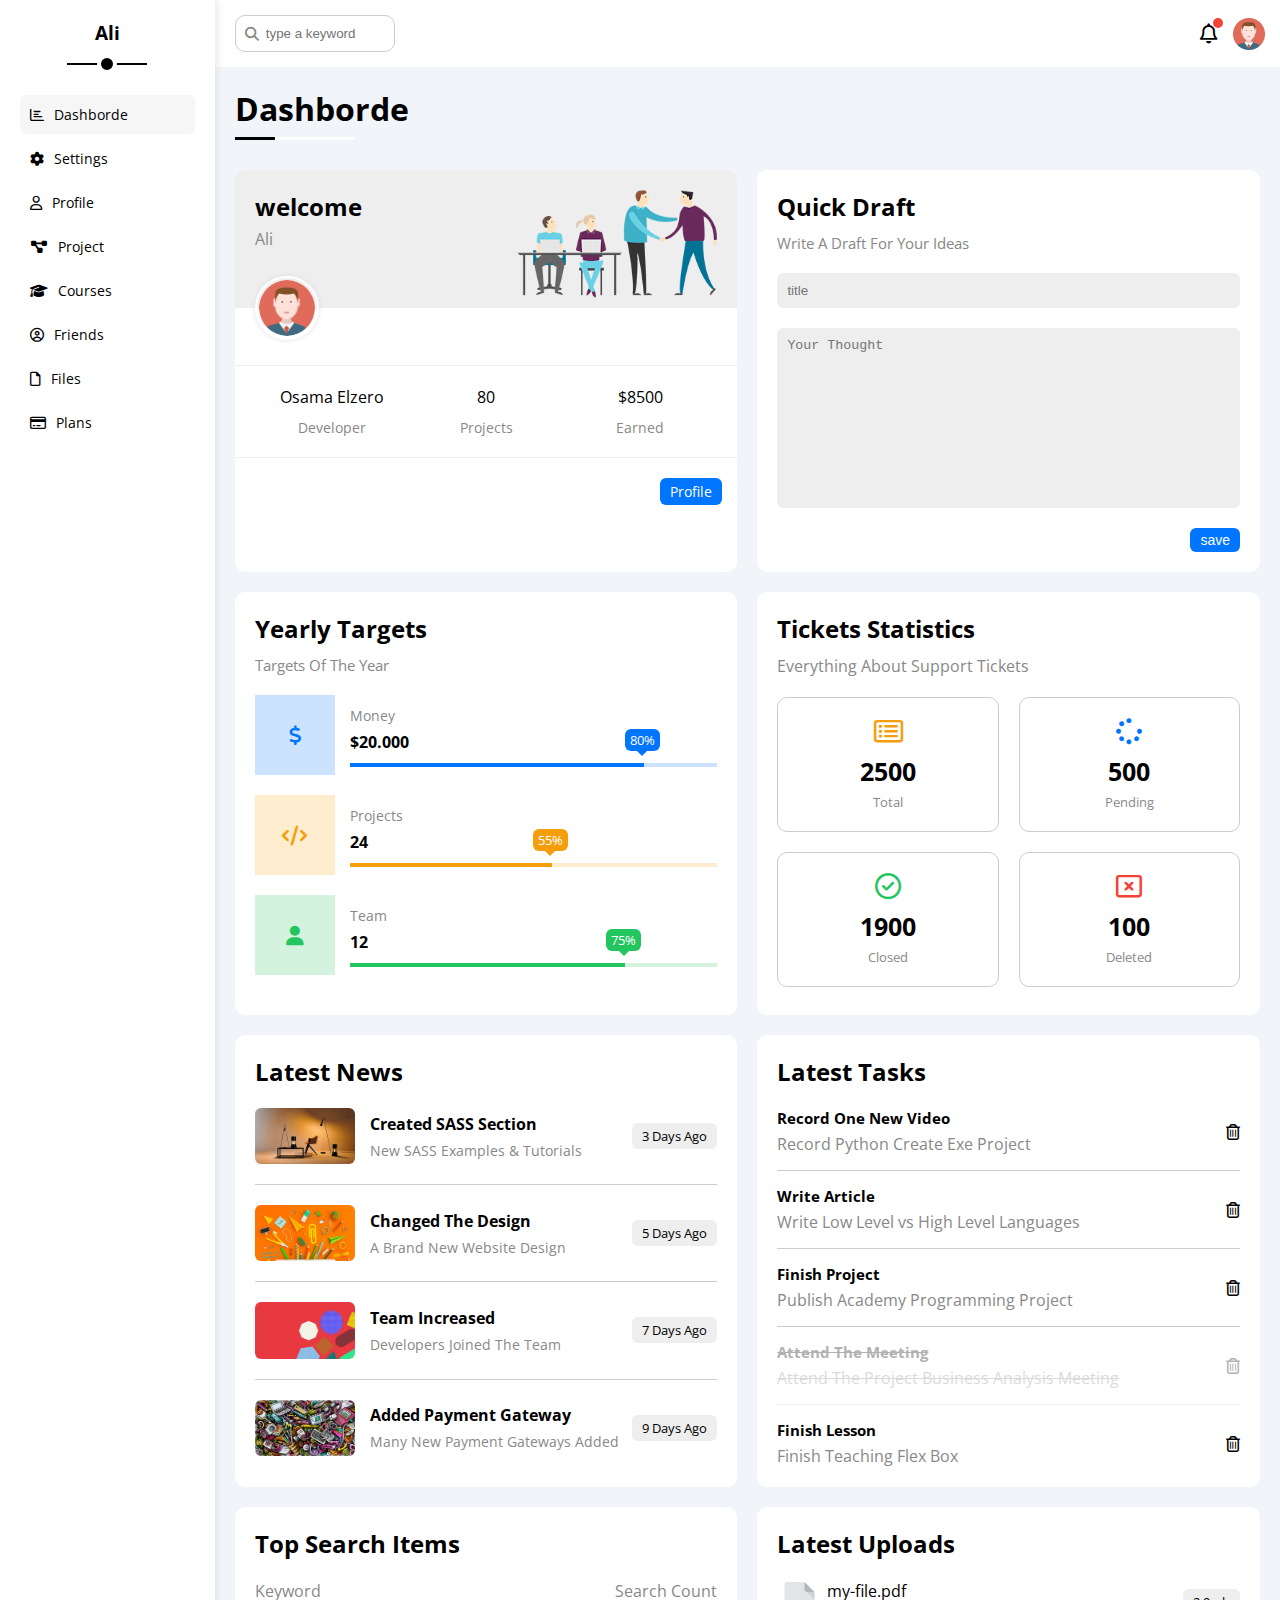
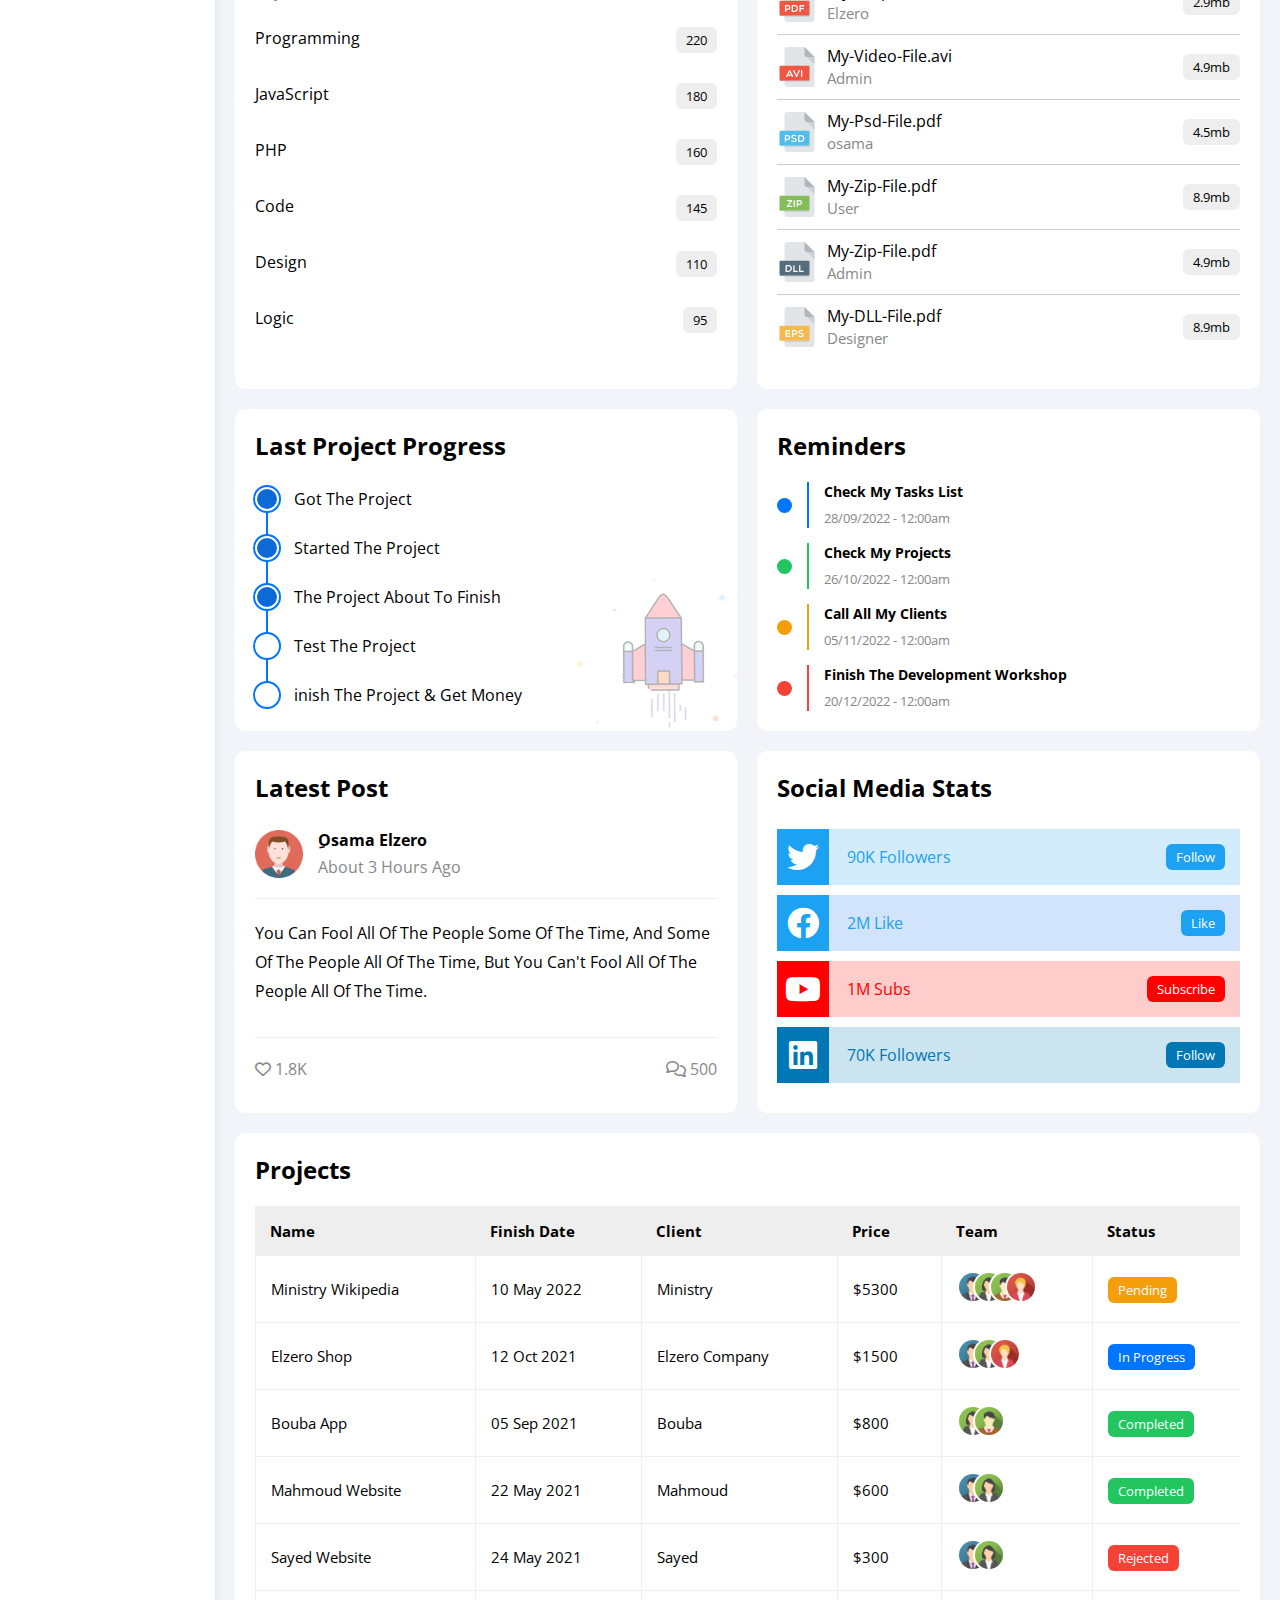
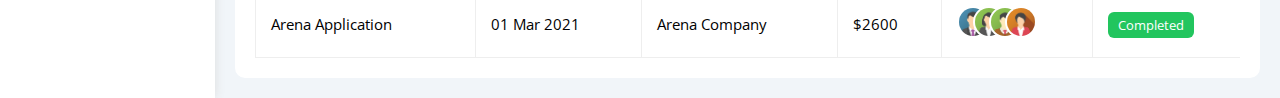
<file: index.html>
<!DOCTYPE html>
<html lang="en">
<head>
    <meta charset="UTF-8">
    <meta name="viewport" content="width=device-width, initial-scale=1.0">
    <title>Dashborde</title>
    <link rel="stylesheet" href="css/all.min.css">
    <link rel="stylesheet" href="css/framework.css">
    <link rel="stylesheet" href="css/master.css">
    <link rel="preconnect" href="https://fonts.googleapis.com">
    <link rel="preconnect" href="https://fonts.gstatic.com" crossorigin>
    <link href="https://fonts.googleapis.com/css2?family=Cairo:wght@400;700&family=Open+Sans:wght@400;700&display=swap" rel="stylesheet">
</head>
<body>
    <div class="page d-flex">
        <div class="sidebar bg-white p-20 p-relative">
            <h3 class="p-relative txt-c mt-0">Ali</h3>
            <ul>
                <li>
                    <a class="active d-flex ai-center fs-14 c-black rad-6 p-10" href="index.html">
                    <i class="fa-regular fa-chart-bar"></i>
                    <span>Dashborde</span></a>
                </li>
                <li>
                    <a class=" d-flex ai-center fs-14 c-black rad-6 p-10" href="Settings.html">
                    <i class="fa-solid fa-gear"></i>
                    <span>Settings</span></a>
                </li>
                <li>
                    <a class=" d-flex ai-center fs-14 c-black rad-6 p-10" href="Profile.html">
                    <i class="fa-regular fa-user "></i>
                    <span>Profile</span></a>
                </li>
                <li>
                    <a class=" d-flex ai-center fs-14 c-black rad-6 p-10" href="Project.html">
                    <i class="fa-solid fa-diagram-project fa-fw"></i>
                    <span>Project</span></a>
                </li>
                <li>
                    <a class=" d-flex ai-center fs-14 c-black rad-6 p-10" href="Courses.html">
                    <i class="fa-solid fa-graduation-cap"></i>
                    <span>Courses</span></a>
                </li>
                <li>
                    <a class=" d-flex ai-center fs-14 c-black rad-6 p-10" href="Friends.html">
                    <i class="fa-regular fa-circle-user"></i>
                    <span>Friends</span></a>
                </li>
                <li>
                    <a class=" d-flex ai-center fs-14 c-black rad-6 p-10" href="Files.html">
                    <i class="fa-regular fa-file"></i>
                    <span>Files</span></a>
                </li>
                <li>
                    <a class=" d-flex ai-center fs-14 c-black rad-6 p-10" href="Plans.html">
                    <i class="fa-regular fa-credit-card"></i>
                    <span>Plans</span></a>
                </li>
            </ul>
        </div>
        <div class="content w-full">
            <!-- start head -->
            <div class="head bg-white p-15 between-flex">
                <div class="search p-relative">
                    <input class="p-10" type="search" placeholder="type a keyword">
                </div>
                <div class="icons d-flex ai-center">
                    <span class="notification p-relative"><i class="fa-regular fa-bell fa-lg"></i></span>
                    <img src="img/avatar (1).png" alt="">
                </div>
            </div>
            <!-- end head -->
            <h1 class="p-relative">Dashborde</h1>
            <div class="wrapper d-grid gap-20">
                <!-- start welcome widget -->
                <div class="welcome bg-white rad-10 txt-c-mobile block-mobile">
                    <div class="intro p-20 d-flex space-between bg-eee">
                        <div>
                            <h2 class="m-0">welcome</h2>
                            <p class="c-grey mt-5">Ali</p>
                        </div>
                        <img class="hide-mobile" src="img/welcome.png" alt="">
                    </div>
                    <img src="img/avatar (1).png"  class="avatar">
                    <div class="body txt-c d-flex p-20 mt-20 mb-20 block-mobile">
                        <div>Osama Elzero<span class="d-block c-grey fs-14 mt-10">Developer</span></div>
                        <div>80<span class="d-block c-grey fs-14 mt-10">Projects</span></div>
                        <div>$8500<span class="d-block c-grey fs-14 mt-10">Earned</span></div>
                    </div>
                    <a href="profile.html" class="visit  d-block fs-14  bg-blue c-white w-fit btn-shape">Profile</a>
                </div>
                <!-- end welcome widget -->
                <!-- start Quick draft widget -->
                <div class="quick-draft p-20 bg-white rad-10">
                    <h2 class="mt-0 mb-10">Quick Draft</h2>
                    <p class="mt-0 mb-20 c-grey fs-15">Write A Draft For Your Ideas</p>
                    <form action="">
                        <input class="d-block mb-20 w-full p-10 b-none bg-eee rad-6" type="text" placeholder="title">
                        <textarea class="  d-block mb-20 w-full p-10 b-none bg-eee rad-6" placeholder="Your Thought"></textarea>
                        <input class="save d-block fs-14 bg-blue c-white b-none w-fit btn-shape" type="submit" value="save">
                    </form>
                </div>
                <!-- end Quick draft widget -->
                <!-- start targets widget -->
                 <div class="targets p-20 bg-white rad-10">
                    <h2 class="mt-0 mb-10">Yearly Targets</h2>
                    <p class="mt-0 mb-20 c-grey fs-15">Targets Of The Year</p>
                    <div class="target-row mb-20 blue d-flex ai-center">
                        <div class="icon center-flex">
                            <i class="fa-solid fa-dollar-sign fa-lg c-blue"></i>
                        </div>
                        <div class="details">
                            <span class="fs-14 c-grey">Money</span>
                            <span class="d-block mb-10 mt-5 fw-bold">$20.000</span>
                            <div class="progress p-relative">
                                <span class="bg-blue blue" style="width: 80%"><span class="bg-blue">80%</span></span>
                            </div>
                        </div>
                    </div>
                    <div class="target-row mb-20  d-flex ai-center orange">
                        <div class="icon center-flex">
                            <i class="fa-solid fa-code fa-lg c-orange"></i>
                        </div>
                        <div class="details">
                            <span class="fs-14 c-grey">Projects</span>
                            <span class="d-block mb-10 mt-5 fw-bold">24</span>
                            <div class="progress p-relative">
                                <span class="bg-orange orange" style="width: 55%"><span class="bg-orange">55%</span></span>
                            </div>
                        </div>
                    </div>
                    <div class="target-row mb-20  d-flex ai-center green">
                        <div class="icon center-flex">
                            <i class="fa-solid fa-user fa-lg c-green"></i>
                        </div>
                        <div class="details">
                            <span class="fs-14 c-grey">Team</span>
                            <span class="d-block mb-10 mt-5 fw-bold">12</span>
                            <div class="progress p-relative">
                                <span class="bg-green green" style="width: 75%"><span class="bg-green">75%</span></span>
                            </div>
                        </div>
                    </div>
                 </div>
                <!-- end targets  widget-->
                <!-- start ticket widget -->
                <div class="tickets p-20 bg-white rad-10">
                    <h2 class="mt-0 mb-10 ">Tickets Statistics</h2>
                    <p class="mt-0 mb-20 c-grey">Everything About Support Tickets</p>
                    <div class="d-flex txt-c gap-20 f-wrap">
                        <div class="box p-20 rad-10 fs-13 c-grey">
                            <i class="fa-regular fa-rectangle-list fa-2x mb-10 c-orange"></i>
                            <span class="d-block c-black fw-bold fs-25 mb-5 ">2500</span>
                            Total
                        </div>
                        <div class="box p-20 rad-10 fs-13 c-grey">
                            <i class="fa-solid fa-spinner fa-2x mb-10 c-blue"></i>
                            <span class="d-block c-black fw-bold fs-25 mb-5 ">500</span>
                            Pending
                        </div>
                        <div class="box p-20 rad-10 fs-13 c-grey">
                            <i class="fa-regular fa-circle-check fa-2x mb-10 c-green"></i>
                            <span class="d-block c-black fw-bold fs-25 mb-5 ">1900</span>
                            Closed
                        </div>
                        <div class="box p-20 rad-10 fs-13 c-grey">
                            <i class="fa-regular fa-rectangle-xmark fa-2x mb-10 c-red"></i>
                            <span class="d-block c-black fw-bold fs-25 mb-5 ">100</span>
                            Deleted
                        </div>
                    </div>
                </div>
                <!-- end ticket widget -->
                <!-- start news widget -->
                <div class="latest-news p-20 bg-white rad-10 txt-c-mobile" >
                    <h2 class="mt-0 mb-20">Latest News</h2>
                    <div class="news-row d-flex ai-center">
                        <img src="img/news-01.png" alt="">
                        <div class="info">
                            <h3>Created SASS Section</h3>
                            <p class="m-0 fs-14 c-grey">New SASS Examples & Tutorials</p>
                        </div>
                        <div class="btn-shape bg-eee fs-13 label">3 Days Ago</div>
                    </div>
                    <div class="news-row d-flex ai-center">
                        <img src="img/news-02.png" alt="">
                        <div class="info">
                            <h3>Changed The Design</h3>
                            <p class="m-0 fs-14 c-grey">A Brand New Website Design</p>
                        </div>
                        <div class="btn-shape bg-eee fs-13 label">5 Days Ago</div>
                    </div>
                    <div class="news-row d-flex ai-center">
                        <img src="img/news-03.png" alt="">
                        <div class="info">
                            <h3>Team Increased</h3>
                            <p class="m-0 fs-14 c-grey"> Developers Joined The Team</p>
                        </div>
                        <div class="btn-shape bg-eee fs-13 label">7 Days Ago</div>
                    </div>
                    <div class="news-row d-flex ai-center">
                        <img src="img/news-04.png" alt="">
                        <div class="info">
                            <h3>Added Payment Gateway</h3>
                            <p class="m-0 fs-14 c-grey">Many New Payment Gateways Added</p>
                        </div>
                        <div class="btn-shape bg-eee fs-13 label">9 Days Ago</div>
                    </div>
                </div>
                <!-- end news widget -->
                <!-- start tasks widget -->
                <div class="tasks p-20 bg-white rad-10">
                    <h2 class="mt-0 mb-20">Latest Tasks</h2>
                    <div class="tasks-row d-flex ai-center between-flex">
                        <div class="info">
                            <h3 class="mt-0 mb-5 fs-15">Record One New Video</h3>
                            <p class="m-0 c-grey">Record Python Create Exe Project</p>
                        </div>
                        <i class="fa-regular fa-trash-can delete"></i>
                    </div>
                    <div class="tasks-row d-flex ai-center between-flex">
                        <div class="info">
                            <h3 class="mt-0 mb-5 fs-15">Write Article</h3>
                            <p class="m-0 c-grey">Write Low Level vs High Level Languages</p>
                        </div>
                        <i class="fa-regular fa-trash-can delete"></i>
                    </div>
                    <div class="tasks-row d-flex ai-center between-flex">
                        <div class="info">
                            <h3 class="mt-0 mb-5 fs-15">Finish Project</h3>
                            <p class="m-0 c-grey">Publish Academy Programming Project</p>
                        </div>
                        <i class="fa-regular fa-trash-can delete"></i>
                    </div>
                    <div class="tasks-row d-flex ai-center between-flex done">
                        <div class="info">
                            <h3 class="mt-0 mb-5 fs-15">Attend The Meeting</h3>
                            <p class="m-0 c-grey">Attend The Project Business Analysis Meeting</p>
                        </div>
                        <i class="fa-regular fa-trash-can delete"></i>
                    </div>
                    <div class="tasks-row d-flex ai-center between-flex">
                        <div class="info">
                            <h3 class="mt-0 mb-5 fs-15">Finish Lesson</h3>
                            <p class="m-0 c-grey">Finish Teaching Flex Box</p>
                        </div>
                        <i class="fa-regular fa-trash-can delete"></i>
                    </div>
                </div>
                <!-- end tasks widget -->
                <!-- start search widget -->
                <div class="search-items p-20 bg-white rad-10">
                   <h2 class="mt-0 mb-20">Top Search Items</h2>
                   <div class="Items-head d-flex space-between c-grey mb-10">
                    <div>Keyword</div>
                    <div>Search Count</div>
                   </div>
                   <div class="items d-flex space-between pt-15 pb-15">
                    <span>Programming</span>
                    <span class="bg-eee fs-13 btn-shape">220</span>
                   </div>
                   <div class="items d-flex space-between pt-15 pb-15">
                    <span>JavaScript</span>
                    <span class="bg-eee fs-13 btn-shape">180</span>
                   </div>
                   <div class="items d-flex space-between pt-15 pb-15">
                    <span>PHP</span>
                    <span class="bg-eee fs-13 btn-shape">160</span>
                   </div>
                   <div class="items d-flex space-between pt-15 pb-15">
                    <span>Code</span>
                    <span class="bg-eee fs-13 btn-shape">145</span>
                   </div>
                   <div class="items d-flex space-between pt-15 pb-15">
                    <span>Design</span>
                    <span class="bg-eee fs-13 btn-shape">110</span>
                   </div>
                   <div class="items d-flex space-between pt-15 pb-15">
                    <span>Logic</span>
                    <span class="bg-eee fs-13 btn-shape">95</span>
                   </div>
                </div>
                <!-- end search widget -->
                <!-- start latest uploads -->
                <div class="latest-uploads p-20 bg-white rad-10">
                    <h2 class="mt-0 mb-20">Latest Uploads</h2>
                    <ul class="m-0">
                        <li class="between-flex pb-10 mb-10">
                            <div class="d-flex ai-center">
                                <img class="mr-10" src="img/pdf.svg" alt="">                         
                            <div>
                                <span class="d-block">my-file.pdf</span>
                                <span class="fs-15 c-grey">Elzero</span>
                            </div>
                              </div>
                            <div class="bg-eee btn-shape  fs-13">2.9mb</div>
                        </li>
                        <li class="between-flex pb-10 mb-10">
                            <div class="d-flex ai-center">
                                <img class="mr-10" src="img/avi.svg" alt="">
                                <div>
                                <span class="d-block">My-Video-File.avi</span>
                                <span class="fs-15 c-grey">Admin</span>
                            </div>
                        </div>
                            <div class="bg-eee btn-shape  fs-13">4.9mb</div>
                        </li>
                        <li class="between-flex pb-10 mb-10">
                            <div class="d-flex ai-center">
                                <img class="mr-10" src="img/psd.svg" alt="">
                                <div>
                                <span class="d-block">My-Psd-File.pdf</span>
                                <span class="fs-15 c-grey">osama</span>
                            </div>
                        </div>
                            <div class="bg-eee btn-shape  fs-13">4.5mb</div>
                        </li>
                        <li class="between-flex pb-10 mb-10">
                            <div class="d-flex ai-center">
                                <img class="mr-10" src="img/zip.svg" alt="">
                                <div>
                                <span class="d-block">My-Zip-File.pdf</span>
                                <span class="fs-15 c-grey">User</span>
                            </div>
                        </div>
                            <div class="bg-eee btn-shape  fs-13">8.9mb</div>
                        </li>
                        <li class="between-flex pb-10 mb-10">
                            <div class="d-flex ai-center">
                                <img class="mr-10" src="img/dll.svg" alt="">
                                <div>
                                <span class="d-block">My-Zip-File.pdf</span>
                                <span class="fs-15 c-grey">Admin</span>
                            </div>
                        </div>
                            <div class="bg-eee btn-shape  fs-13">4.9mb</div>
                        </li>
                        <li class="between-flex pb-10 mb-10">
                            <div class="d-flex ai-center">
                                <img class="mr-10" src="img/eps.svg" alt="">
                                <div>
                                <span class="d-block">My-DLL-File.pdf</span>
                                <span class="fs-15 c-grey">Designer</span>
                            </div>
                        </div>
                            <div class="bg-eee btn-shape  fs-13">8.9mb</div>
                        </li>
                    </ul>
                </div>
                <!-- end latest uploads -->
                <!-- start last project progress widget -->
                <div class="last-project p-20 bg-white rad-10 p-relative ">
                    <h2 class="mt-0 mb-20">Last Project Progress</h2>
                    <ul class="m-0 p-relative">
                        <li class="mt-25 d-flex  ai-center done">Got The Project</li>
                        <li class="mt-25 d-flex  ai-center done">Started The Project</li>
                        <li class="mt-25 d-flex  ai-center done">The Project About To Finish</li>
                        <li class="mt-25 d-flex  ai-center current">Test The Project</li>
                        <li class="mt-25 d-flex  ai-center ">inish The Project & Get Money</li>
                    </ul>
                    <img class="launch-icon hide-mobile" src="img/project.png" alt="">
                </div>
                <!-- end last project progress widget -->
                <!-- start Remainders widget -->
                <div class="reminders p-20 bg-white rad-10 p-relative">
                    <h2 class="mt-0 mb-20">Reminders</h2>
                    <ul class="m-0">
                        <li class="d-flex ai-center mt-15">
                            <span class="key bg-blue mr-15 d-block rad-half"></span>
                            <div class="pl-15 blue">
                                <p class="fs-14 fw-bold mt-0 mb-5">Check My Tasks List</p>
                                <span class="fs-13 c-grey">28/09/2022 - 12:00am</span>
                            </div>
                        </li>
                        <li class="d-flex ai-center mt-15">
                            <span class="key bg-green mr-15 d-block rad-half"></span>
                            <div class="pl-15 green">
                                <p class="fs-14 fw-bold mt-0 mb-5">Check My Projects</p>
                                <span class="fs-13 c-grey">26/10/2022 - 12:00am</span>
                            </div>
                        </li>
                        <li class="d-flex ai-center mt-15">
                            <span class="key bg-orange mr-15 d-block rad-half"></span>
                            <div class="pl-15 orange">
                                <p class="fs-14 fw-bold mt-0 mb-5">Call All My Clients</p>
                                <span class="fs-13 c-grey">05/11/2022 - 12:00am</span>
                            </div>
                        </li>
                        <li class="d-flex ai-center mt-15">
                            <span class="key bg-red mr-15 d-block rad-half"></span>
                            <div class="pl-15 red">
                                <p class="fs-14 fw-bold mt-0 mb-5">Finish The Development Workshop</p>
                                <span class="fs-13 c-grey">20/12/2022 - 12:00am</span>
                            </div>
                        </li>
                    </ul>
                </div>
                <!-- end Remainders widget -->
                <!-- start Latest Post widget -->
                <div class="latest-post p-20 bg-white rad-10 p-relative">
                    <h2 class="mt-0 mb-25">Latest Post</h2>
                    <div class="top d-flex ai-center">
                        <img class="avatar mr-15" src="img/avatar (1).png" alt="">
                        <div class="info">
                            <span class="d-block mb-5 fw-bold">ِOsama Elzero</span>
                            <span class="c-grey">About 3 Hours Ago</span>
                        </div>
                    </div>
                    <div class="Post-content txt-c-mobile pt-20 pb-20 mt-20 mb-20">
                        You Can Fool All Of The People Some Of The Time, And Some Of The People All Of The Time, But You Can't
                         Fool All Of The People All Of The Time.
                    </div>
                    <div class="Post-stats between-flex c-grey">
                        <div>
                            <i class="fa-regular fa-heart"></i>
                            <span>1.8K</span>
                        </div>
                        <div>
                            <i class="fa-regular fa-comments"></i>
                            <span>500</span>
                        </div>
                    </div>
                </div>
                <!-- end Latest Post widget -->
                <!-- start Social Media Stats widget -->
                <div class="social-madia p-20 bg-white rad-10 p-relative">
                    <h2 class="mt-0 mb-25">Social Media Stats</h2>
                    <div class="box p-15 p-relative mb-10 between-flex twitter ">
                        <i class="fa-brands fa-twitter fa-2x c-white h-full center-flex"></i>
                        <span>90K Followers</span>
                        <a href="#" class="fs-13 c-white btn-shape">Follow</a>
                    </div>
                    <div class="box p-15 p-relative mb-10 between-flex facebook ">
                        <i class="fa-brands fa-facebook fa-2x c-white h-full center-flex"></i>
                        <span>2M Like</span>
                        <a href="#" class="fs-13 c-white btn-shape">Like</a>
                    </div>
                    <div class="box p-15 p-relative mb-10 between-flex youtube ">
                        <i class="fa-brands fa-youtube fa-2x c-white h-full center-flex"></i>
                        <span>1M Subs</span>
                        <a href="#" class="fs-13 c-white btn-shape">Subscribe</a>
                    </div>
                    <div class="box p-15 p-relative mb-10 between-flex linkedin ">
                        <i class="fa-brands fa-linkedin fa-2x c-white h-full center-flex"></i>
                        <span>70K Followers</span>
                        <a href="#" class="fs-13 c-white btn-shape">Follow</a>
                    </div>
                </div>
                <!-- end Social Media Stats widget -->
            </div>
            <!-- start Projects Table -->
            <div class="projects p-20 bg-white rad-10 m-20">
                <h2 class="mt-0 mb-20">Projects</h2>
                <div class="responsive-table">
                    <table class="fs-15 w-full">
                        <thead>
                            <tr>
                                <td>Name</td>
                                <td>Finish Date	</td>
                                <td>Client</td>
                                <td>Price</td>
                                <td>Team</td>
                                <td>Status</td>
                            </tr>
                        </thead>
                        <tbody>
                            <tr>
                                <td>Ministry Wikipedia</td>
                                <td>10 May 2022</td>
                                <td>Ministry</td>
                                <td>$5300</td>
                                <td>
                                    <img src="img/team-01.png" alt="">
                                    <img src="img/team-02.png" alt="">
                                    <img src="img/team-03.png" alt="">
                                    <img src="img/team-05.png" alt="">
                                </td>
                                <td>
                                    <span class="label btn-shape bg-orange c-white">Pending</span>
                                </td>
                            </tr>
                            <tr>
                                <td>Elzero Shop</td>
                                <td>12 Oct 2021	</td>
                                <td>Elzero Company</td>
                                <td>$1500</td>
                                <td>
                                    <img src="img/team-01.png" alt="">
                                    <img src="img/team-02.png" alt="">
                                    <img src="img/team-05.png" alt="">
                                </td>
                                <td>
                                    <span class="label btn-shape bg-blue c-white">In Progress</span>
                                </td>
                            </tr>
                            <tr>
                                <td>Bouba App</td>
                                <td>05 Sep 2021</td>
                                <td>Bouba</td>
                                <td>$800</td>
                                <td>
                                    <img src="img/team-02.png" alt="">
                                    <img src="img/team-03.png" alt="">
                                </td>
                                <td>
                                    <span class="label btn-shape bg-green c-white">Completed</span>
                                </td>
                            </tr>
                            <tr>
                                <td>Mahmoud Website</td>
                                <td>22 May 2021</td>
                                <td>Mahmoud</td>
                                <td>$600</td>
                                <td>
                                    <img src="img/team-01.png" alt="">
                                    <img src="img/team-02.png" alt="">
                                </td>
                                <td>
                                    <span class="label btn-shape bg-green c-white">Completed</span>
                                </td>
                            </tr>
                            <tr>
                                <td>Sayed Website</td>
                                <td>24 May 2021</td>
                                <td>Sayed</td>
                                <td>$300</td>
                                <td>
                                    <img src="img/team-01.png" alt="">
                                    <img src="img/team-02.png" alt="">
                                </td>
                                <td>
                                    <span class="label btn-shape bg-red c-white">Rejected</span>
                                </td>
                            </tr>
                            <tr>
                                <td>Arena Application</td>
                                <td>01 Mar 2021</td>
                                <td>Arena Company</td>
                                <td>$2600</td>
                                <td>
                                    <img src="img/team-01.png" alt="">
                                    <img src="img/team-02.png" alt="">
                                    <img src="img/team-03.png" alt="">
                                    <img src="img/team-04.png" alt="">
                                </td>
                                <td>
                                    <span class="label btn-shape bg-green c-white">Completed</span>
                                </td>
                            </tr>
                        </tbody>
                    </table>
                </div>
            </div>
            <!-- end Projects Table -->
        </div>
    </div>
    <div class="up"><i class="fa-solid fa-arrow-up"></i></div>
    <script src="js/master.js"></script>
</body>
</html>
</file>
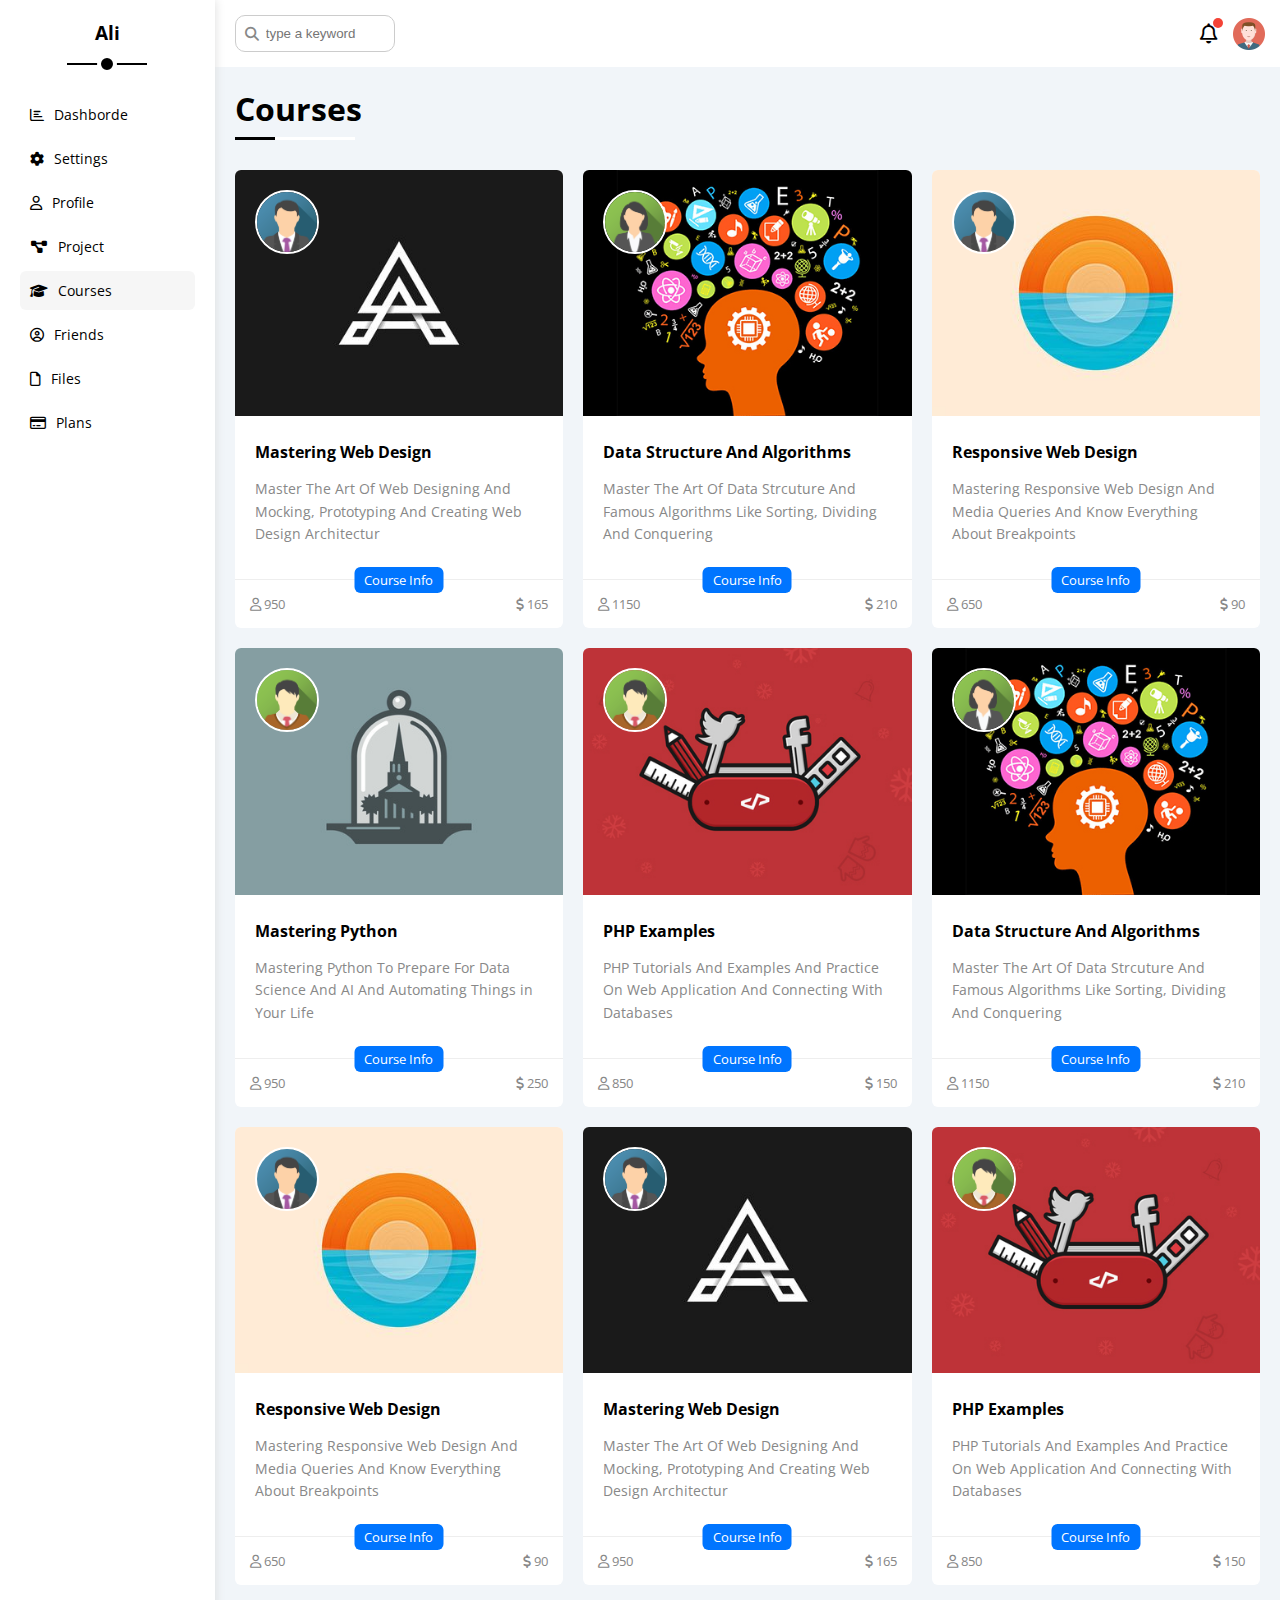
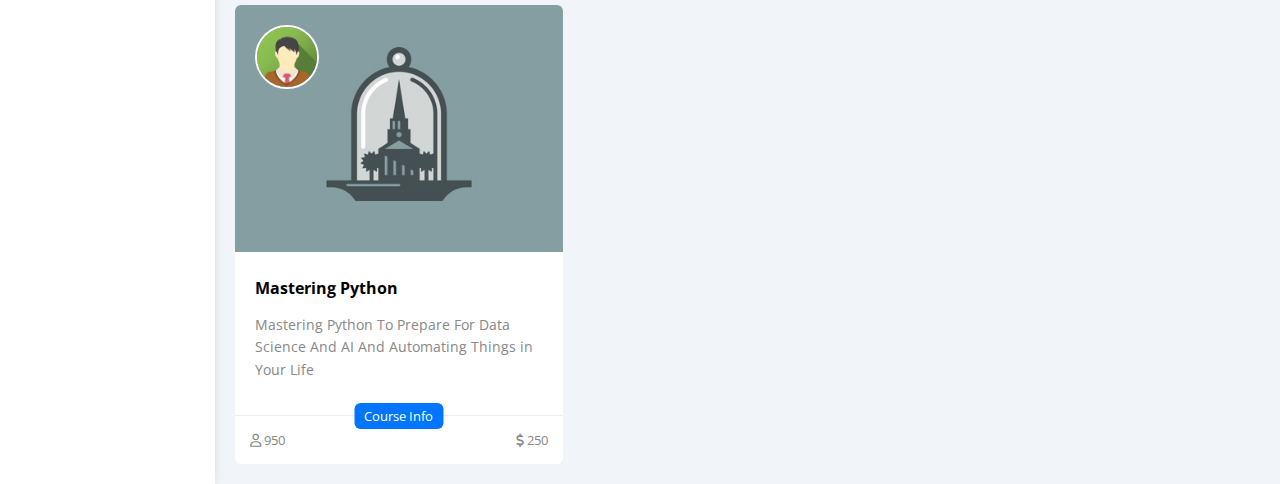
<file: Courses.html>
<!DOCTYPE html>
<html lang="en">
<head>
    <meta charset="UTF-8">
    <meta name="viewport" content="width=device-width, initial-scale=1.0">
    <title>Courses</title>
    <link rel="stylesheet" href="css/all.min.css">
    <link rel="stylesheet" href="css/framework.css">
    <link rel="stylesheet" href="css/master.css">
    <link rel="preconnect" href="https://fonts.googleapis.com">
    <link rel="preconnect" href="https://fonts.gstatic.com" crossorigin>
    <link href="https://fonts.googleapis.com/css2?family=Cairo:wght@400;700&family=Open+Sans:wght@400;700&display=swap" rel="stylesheet">
</head>
<body>
    <div class="page d-flex">
        <div class="sidebar bg-white p-20 p-relative">
            <h3 class="p-relative txt-c mt-0">Ali</h3>
            <ul>
                <li>
                    <a class=" d-flex ai-center fs-14 c-black rad-6 p-10" href="index.html">
                    <i class="fa-regular fa-chart-bar"></i>
                    <span>Dashborde</span></a>
                </li>
                <li>
                    <a class=" d-flex ai-center fs-14 c-black rad-6 p-10" href="settings.html">
                    <i class="fa-solid fa-gear"></i>
                    <span>Settings</span></a>
                </li>
                <li>
                    <a class=" d-flex ai-center fs-14 c-black rad-6 p-10" href="Profile.html">
                    <i class="fa-regular fa-user "></i>
                    <span>Profile</span></a>
                </li>
                <li>
                    <a class=" d-flex ai-center fs-14 c-black rad-6 p-10" href="Project.html">
                    <i class="fa-solid fa-diagram-project fa-fw"></i>
                    <span>Project</span></a>
                </li>
                <li>
                    <a class=" active d-flex ai-center fs-14 c-black rad-6 p-10" href="Courses.html">
                    <i class="fa-solid fa-graduation-cap"></i>
                    <span>Courses</span></a>
                </li>
                <li>
                    <a class=" d-flex ai-center fs-14 c-black rad-6 p-10" href="Friends.html">
                    <i class="fa-regular fa-circle-user"></i>
                    <span>Friends</span></a>
                </li>
                <li>
                    <a class=" d-flex ai-center fs-14 c-black rad-6 p-10" href="Files.html">
                    <i class="fa-regular fa-file"></i>
                    <span>Files</span></a>
                </li>
                <li>
                    <a class=" d-flex ai-center fs-14 c-black rad-6 p-10" href="Plans.html">
                    <i class="fa-regular fa-credit-card"></i>
                    <span>Plans</span></a>
                </li>
            </ul>
        </div>
        <div class="content w-full">
            <!-- start head -->
            <div class="head bg-white p-15 between-flex">
                <div class="search p-relative">
                    <input class="p-10" type="search" placeholder="type a keyword">
                </div>
                <div class="icons d-flex ai-center">
                    <span class="notification p-relative"><i class="fa-regular fa-bell fa-lg"></i></span>
                    <img src="img/avatar (1).png" alt="">
                </div>
            </div>
            <!-- end head -->
            <h1 class="p-relative">Courses</h1>
            <div class="courses-page d-grid m-20 gap-20">
                <div class="course bg-white rad-6 p-relative">
                    <img class="cover" src="img/course-01.jpg" alt="">
                    <img class="instructor" src="img/team-01.png" alt="">
                    <div class="p-20">
                        <h4 class="m-0">Mastering Web Design</h4>
                        <p class="describtion c-grey mt-15 fs-14">Master The Art Of Web Designing And Mocking, Prototyping And Creating Web Design Architectur</p>
                    </div>
                    <div class="info p-15 p-relative between-flex fs-13">
                        <span class="title bg-blue btn-shape c-white fs-13">Course Info</span>
                        <span class="c-grey">
                            <i class="fa-regular fa-user" ></i>
                            950
                        </span>
                        <span class="c-grey">
                            <i class="fa-solid fa-dollar-sign" ></i>
                            165
                        </span>
                    </div>
                </div>
                <div class="course bg-white rad-6 p-relative">
                    <img class="cover" src="img/course-02.jpg" alt="">
                    <img class="instructor" src="img/team-02.png" alt="">
                    <div class="p-20">
                        <h4 class="m-0">Data Structure And Algorithms</h4>
                        <p class="describtion c-grey mt-15 fs-14">Master The Art Of Data Strcuture And Famous Algorithms Like Sorting, Dividing And Conquering</p>
                    </div>
                    <div class="info p-15 p-relative between-flex fs-13">
                        <span class="title bg-blue btn-shape c-white fs-13">Course Info</span>
                        <span class="c-grey">
                            <i class="fa-regular fa-user" ></i>
                            1150
                        </span>
                        <span class="c-grey">
                            <i class="fa-solid fa-dollar-sign" ></i>
                            210
                        </span>
                    </div>
                </div>
                <div class="course bg-white rad-6 p-relative">
                    <img class="cover" src="img/course-03.jpg" alt="">
                    <img class="instructor" src="img/team-01.png" alt="">
                    <div class="p-20">
                        <h4 class="m-0">Responsive Web Design</h4>
                        <p class="describtion c-grey mt-15 fs-14">Mastering Responsive Web Design And Media Queries And Know Everything About Breakpoints</p>
                    </div>
                    <div class="info p-15 p-relative between-flex fs-13">
                        <span class="title bg-blue btn-shape c-white fs-13">Course Info</span>
                        <span class="c-grey">
                            <i class="fa-regular fa-user" ></i>
                            650
                        </span>
                        <span class="c-grey">
                            <i class="fa-solid fa-dollar-sign" ></i>
                            90
                        </span>
                    </div>
                </div>
                <div class="course bg-white rad-6 p-relative">
                    <img class="cover" src="img/course-04.jpg" alt="">
                    <img class="instructor" src="img/team-03.png" alt="">
                    <div class="p-20">
                        <h4 class="m-0">Mastering Python</h4>
                        <p class="describtion c-grey mt-15 fs-14">Mastering Python To Prepare For Data Science And AI And Automating Things in Your Life</p>
                    </div>
                    <div class="info p-15 p-relative between-flex fs-13">
                        <span class="title bg-blue btn-shape c-white fs-13">Course Info</span>
                        <span class="c-grey">
                            <i class="fa-regular fa-user" ></i>
                            950
                        </span>
                        <span class="c-grey">
                            <i class="fa-solid fa-dollar-sign" ></i>
                            250
                        </span>
                    </div>
                </div>
                <div class="course bg-white rad-6 p-relative">
                    <img class="cover" src="img/course-05.jpg" alt="">
                    <img class="instructor" src="img/team-03.png" alt="">
                    <div class="p-20">
                        <h4 class="m-0">PHP Examples</h4>
                        <p class="describtion c-grey mt-15 fs-14">PHP Tutorials And Examples And Practice On Web Application And Connecting With Databases</p>
                    </div>
                    <div class="info p-15 p-relative between-flex fs-13">
                        <span class="title bg-blue btn-shape c-white fs-13">Course Info</span>
                        <span class="c-grey">
                            <i class="fa-regular fa-user" ></i>
                            850
                        </span>
                        <span class="c-grey">
                            <i class="fa-solid fa-dollar-sign" ></i>
                            150
                        </span>
                    </div>
                </div>
                <div class="course bg-white rad-6 p-relative">
                    <img class="cover" src="img/course-02.jpg" alt="">
                    <img class="instructor" src="img/team-02.png" alt="">
                    <div class="p-20">
                        <h4 class="m-0">Data Structure And Algorithms</h4>
                        <p class="describtion c-grey mt-15 fs-14">Master The Art Of Data Strcuture And Famous Algorithms Like Sorting, Dividing And Conquering</p>
                    </div>
                    <div class="info p-15 p-relative between-flex fs-13">
                        <span class="title bg-blue btn-shape c-white fs-13">Course Info</span>
                        <span class="c-grey">
                            <i class="fa-regular fa-user" ></i>
                            1150
                        </span>
                        <span class="c-grey">
                            <i class="fa-solid fa-dollar-sign" ></i>
                            210
                        </span>
                    </div>
                </div>
                <div class="course bg-white rad-6 p-relative">
                    <img class="cover" src="img/course-03.jpg" alt="">
                    <img class="instructor" src="img/team-01.png" alt="">
                    <div class="p-20">
                        <h4 class="m-0">Responsive Web Design</h4>
                        <p class="describtion c-grey mt-15 fs-14">Mastering Responsive Web Design And Media Queries And Know Everything About Breakpoints</p>
                    </div>
                    <div class="info p-15 p-relative between-flex fs-13">
                        <span class="title bg-blue btn-shape c-white fs-13">Course Info</span>
                        <span class="c-grey">
                            <i class="fa-regular fa-user" ></i>
                            650
                        </span>
                        <span class="c-grey">
                            <i class="fa-solid fa-dollar-sign" ></i>
                            90
                        </span>
                    </div>
                </div>
                <div class="course bg-white rad-6 p-relative">
                    <img class="cover" src="img/course-01.jpg" alt="">
                    <img class="instructor" src="img/team-01.png" alt="">
                    <div class="p-20">
                        <h4 class="m-0">Mastering Web Design</h4>
                        <p class="describtion c-grey mt-15 fs-14">Master The Art Of Web Designing And Mocking, Prototyping And Creating Web Design Architectur</p>
                    </div>
                    <div class="info p-15 p-relative between-flex fs-13">
                        <span class="title bg-blue btn-shape c-white fs-13">Course Info</span>
                        <span class="c-grey">
                            <i class="fa-regular fa-user" ></i>
                            950
                        </span>
                        <span class="c-grey">
                            <i class="fa-solid fa-dollar-sign" ></i>
                            165
                        </span>
                    </div>
                </div>
                <div class="course bg-white rad-6 p-relative">
                    <img class="cover" src="img/course-05.jpg" alt="">
                    <img class="instructor" src="img/team-03.png" alt="">
                    <div class="p-20">
                        <h4 class="m-0">PHP Examples</h4>
                        <p class="describtion c-grey mt-15 fs-14">PHP Tutorials And Examples And Practice On Web Application And Connecting With Databases</p>
                    </div>
                    <div class="info p-15 p-relative between-flex fs-13">
                        <span class="title bg-blue btn-shape c-white fs-13">Course Info</span>
                        <span class="c-grey">
                            <i class="fa-regular fa-user" ></i>
                            850
                        </span>
                        <span class="c-grey">
                            <i class="fa-solid fa-dollar-sign" ></i>
                            150
                        </span>
                    </div>
                </div>
                <div class="course bg-white rad-6 p-relative">
                    <img class="cover" src="img/course-04.jpg" alt="">
                    <img class="instructor" src="img/team-03.png" alt="">
                    <div class="p-20">
                        <h4 class="m-0">Mastering Python</h4>
                        <p class="describtion c-grey mt-15 fs-14">Mastering Python To Prepare For Data Science And AI And Automating Things in Your Life</p>
                    </div>
                    <div class="info p-15 p-relative between-flex fs-13">
                        <span class="title bg-blue btn-shape c-white fs-13">Course Info</span>
                        <span class="c-grey">
                            <i class="fa-regular fa-user" ></i>
                            950
                        </span>
                        <span class="c-grey">
                            <i class="fa-solid fa-dollar-sign" ></i>
                            250
                        </span>
                    </div>
                </div>
            </div>
        </div>
    </div>
    <div class="up"><i class="fa-solid fa-arrow-up"></i></div>
    <script src="js/master.js"></script>
</body>
</html>
</file>
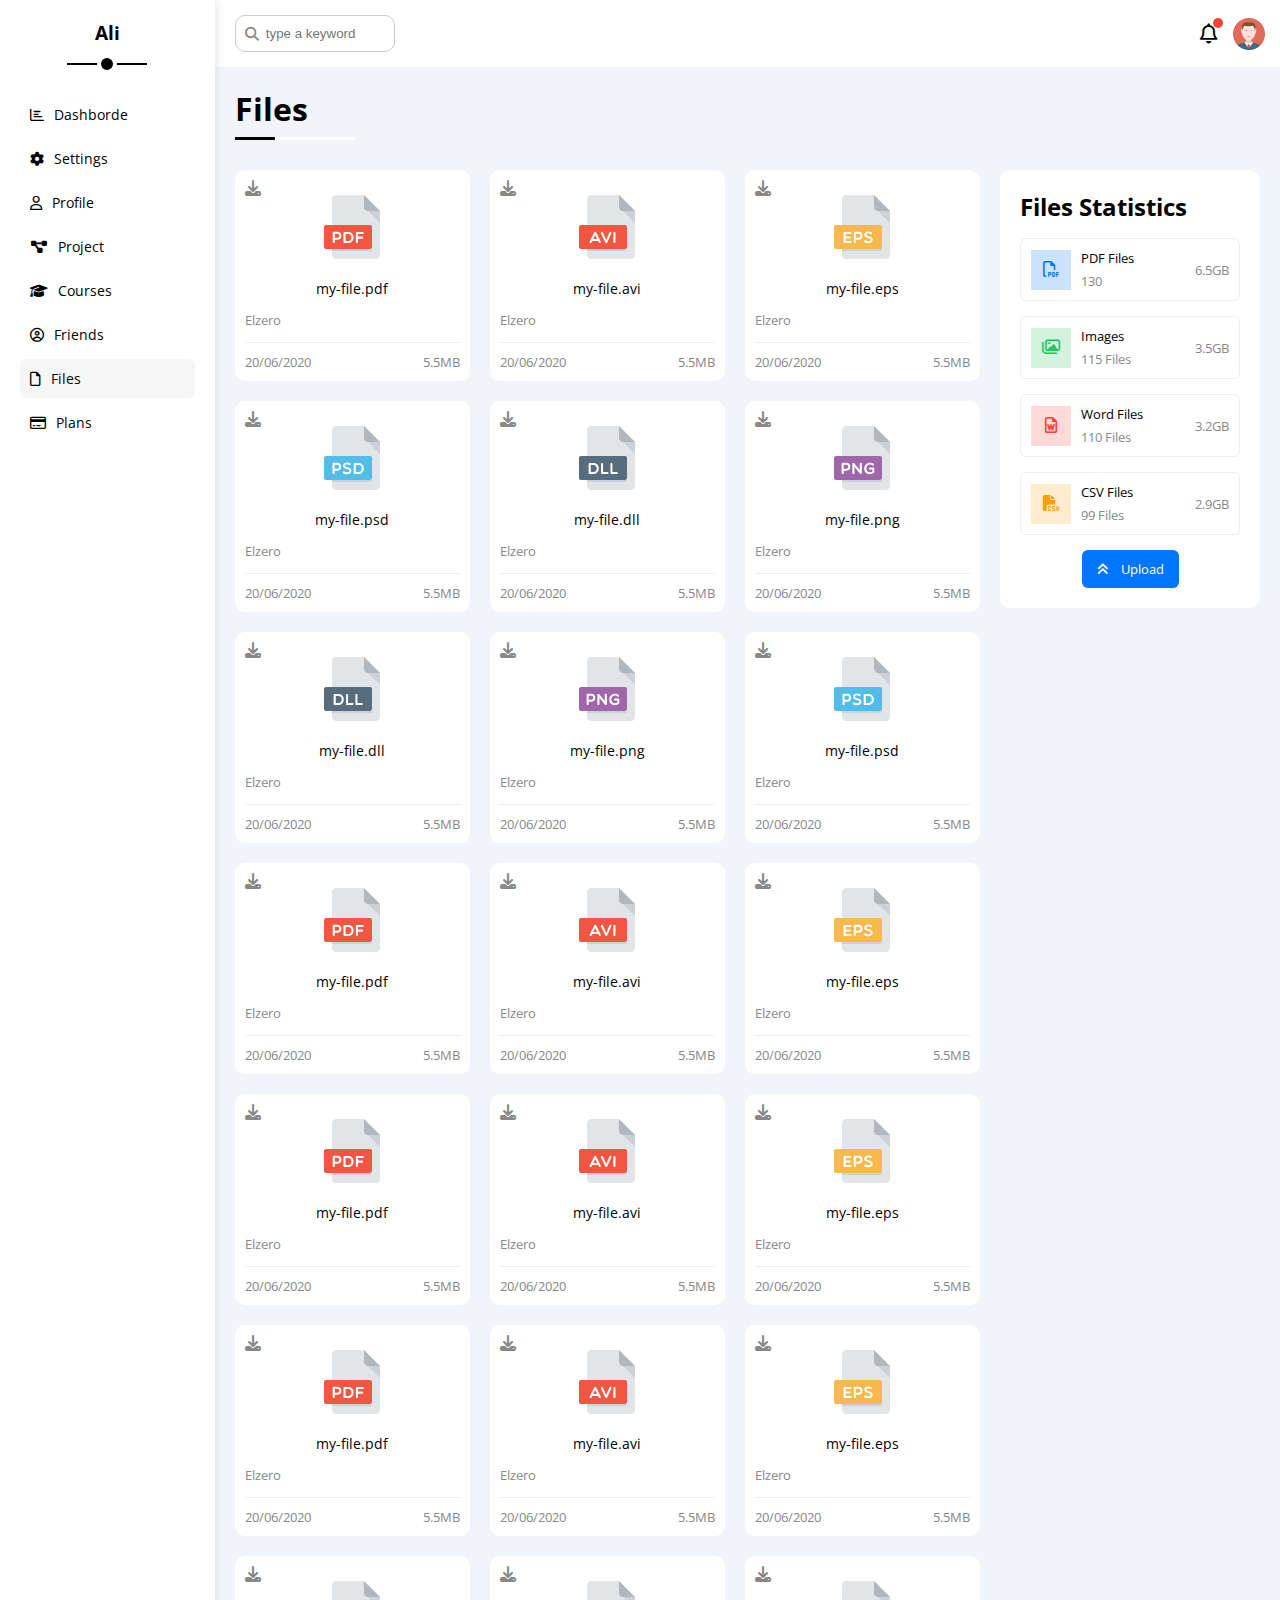
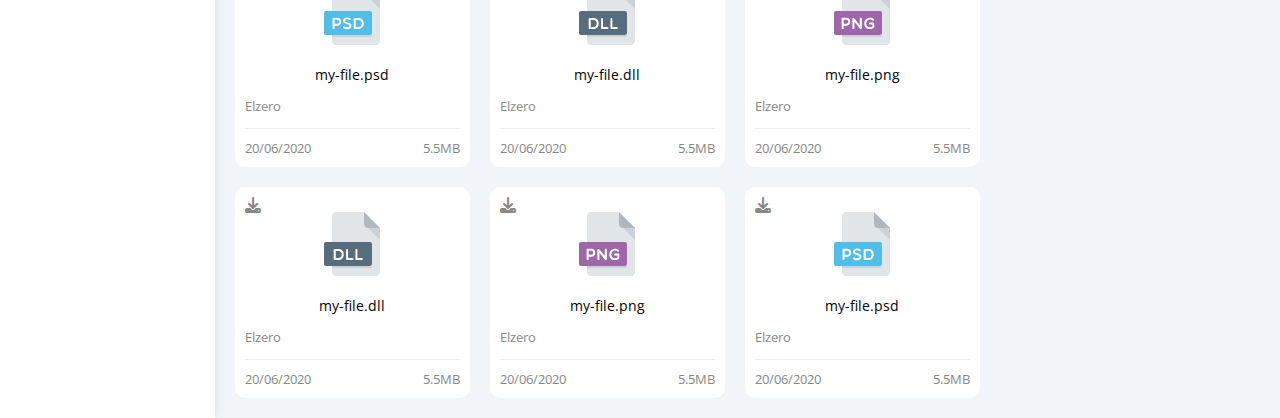
<file: Files.html>
<!DOCTYPE html>
<html lang="en">
<head>
    <meta charset="UTF-8">
    <meta name="viewport" content="width=device-width, initial-scale=1.0">
    <title>Files</title>
    <link rel="stylesheet" href="css/all.min.css">
    <link rel="stylesheet" href="css/framework.css">
    <link rel="stylesheet" href="css/master.css">
    <link rel="preconnect" href="https://fonts.googleapis.com">
    <link rel="preconnect" href="https://fonts.gstatic.com" crossorigin>
    <link href="https://fonts.googleapis.com/css2?family=Cairo:wght@400;700&family=Open+Sans:wght@400;700&display=swap" rel="stylesheet">
</head>
<body>
    <div class="page d-flex">
        <div class="sidebar bg-white p-20 p-relative">
            <h3 class="p-relative txt-c mt-0">Ali</h3>
            <ul>
                <li>
                    <a class=" d-flex ai-center fs-14 c-black rad-6 p-10" href="index.html">
                    <i class="fa-regular fa-chart-bar"></i>
                    <span>Dashborde</span></a>
                </li>
                <li>
                    <a class=" d-flex ai-center fs-14 c-black rad-6 p-10" href="settings.html">
                    <i class="fa-solid fa-gear"></i>
                    <span>Settings</span></a>
                </li>
                <li>
                    <a class=" d-flex ai-center fs-14 c-black rad-6 p-10" href="Profile.html">
                    <i class="fa-regular fa-user "></i>
                    <span>Profile</span></a>
                </li>
                <li>
                    <a class=" d-flex ai-center fs-14 c-black rad-6 p-10" href="Project.html">
                    <i class="fa-solid fa-diagram-project fa-fw"></i>
                    <span>Project</span></a>
                </li>
                <li>
                    <a class="  d-flex ai-center fs-14 c-black rad-6 p-10" href="Courses.html">
                    <i class="fa-solid fa-graduation-cap"></i>
                    <span>Courses</span></a>
                </li>
                <li>
                    <a class="  d-flex ai-center fs-14 c-black rad-6 p-10" href="Friends.html">
                    <i class="fa-regular fa-circle-user"></i>
                    <span>Friends</span></a>
                </li>
                <li>
                    <a class="active d-flex ai-center fs-14 c-black rad-6 p-10" href="Files.html">
                    <i class="fa-regular fa-file"></i>
                    <span>Files</span></a>
                </li>
                <li>
                    <a class=" d-flex ai-center fs-14 c-black rad-6 p-10" href="Plans.html">
                    <i class="fa-regular fa-credit-card"></i>
                    <span>Plans</span></a>
                </li>
            </ul>
        </div>
        <div class="content w-full">
            <!-- start head -->
            <div class="head bg-white p-15 between-flex">
                <div class="search p-relative">
                    <input class="p-10" type="search" placeholder="type a keyword">
                </div>
                <div class="icons d-flex ai-center">
                    <span class="notification p-relative"><i class="fa-regular fa-bell fa-lg"></i></span>
                    <img src="img/avatar (1).png" alt="">
                </div>
            </div>
            <!-- end head -->
            <h1 class="p-relative">Files</h1>
            <div class="files-page d-flex m-20 gap-20">
                <div class="files-stats p-20 bg-white rad-10">
                    <h2 class="mt-0 mb-15 txt-c-mobile">Files Statistics</h2>
                    <div class="d-flex ai-center border-eee p-10 rad-6 mb-15 fs-13">
                        <i class="fa-regular fa-file-pdf fa-lg blue center-flex c-blue icon"></i>
                        <div class="info">
                            <span>PDF Files</span>
                            <span class="c-grey d-block mt-5">130</span>
                        </div>
                        <div class="size c-grey">6.5GB</div>
                    </div>
                    <div class="d-flex ai-center border-eee p-10 rad-6 mb-15 fs-13">
                        <i class="fa-regular fa-images fa-lg green center-flex c-green icon"></i>
                        <div class="info">
                            <span>Images</span>
                            <span class="c-grey d-block mt-5">115 Files</span>
                        </div>
                        <div class="size c-grey">3.5GB</div>
                    </div>
                    <div class="d-flex ai-center border-eee p-10 rad-6 mb-15 fs-13">
                        <i class="fa-regular fa-file-word fa-lg red center-flex c-red icon"></i>
                        <div class="info">
                            <span>Word Files</span>
                            <span class="c-grey d-block mt-5">110 Files</span>
                        </div>
                        <div class="size c-grey">3.2GB</div>
                    </div>
                    <div class="d-flex ai-center border-eee p-10 rad-6 mb-15 fs-13">
                        <i class="fa-solid fa-file-csv fa-lg orange center-flex c-orange icon"></i>
                        <div class="info">
                            <span>CSV Files</span>
                            <span class="c-grey d-block mt-5">99 Files</span>
                        </div>
                        <div class="size c-grey">2.9GB</div>
                    </div>
                    <a href="#" class="upload  c-white fs-13 rad-6 d-block w-fit bg-blue"><i class="fa-solid fa-angles-up mr-10"></i> Upload</a>
                </div>
                <div class="files-content d-grid gap-20">
                    <div class="file bg-white p-10 rad-10">
                        <i class="fa-solid fa-download c-grey p-absolute"></i>
                        <div class="icon txt-c">
                            <img class="mt-15 mb-15" src="img/pdf.svg" alt="">
                        </div>
                        <div class="txt-c mb-10 fs-14">my-file.pdf</div>
                        <p class="c-grey fs-13">Elzero</p>
                        <div class="info between-flex mt-10 pt-10 fs-13 c-grey">
                            <span>20/06/2020</span>
                            <span>5.5MB</span>
                        </div>
                    </div>
                    <div class="file bg-white p-10 rad-10">
                        <i class="fa-solid fa-download c-grey p-absolute"></i>
                        <div class="icon txt-c">
                            <img class="mt-15 mb-15" src="img/avi.svg" alt="">
                        </div>
                        <div class="txt-c mb-10 fs-14">my-file.avi</div>
                        <p class="c-grey fs-13">Elzero</p>
                        <div class="info between-flex mt-10 pt-10 fs-13 c-grey">
                            <span>20/06/2020</span>
                            <span>5.5MB</span>
                        </div>
                    </div>
                    <div class="file bg-white p-10 rad-10">
                        <i class="fa-solid fa-download c-grey p-absolute"></i>
                        <div class="icon txt-c">
                            <img class="mt-15 mb-15" src="img/eps.svg" alt="">
                        </div>
                        <div class="txt-c mb-10 fs-14">my-file.eps</div>
                        <p class="c-grey fs-13">Elzero</p>
                        <div class="info between-flex mt-10 pt-10 fs-13 c-grey">
                            <span>20/06/2020</span>
                            <span>5.5MB</span>
                        </div>
                    </div>
                    <div class="file bg-white p-10 rad-10">
                        <i class="fa-solid fa-download c-grey p-absolute"></i>
                        <div class="icon txt-c">
                            <img class="mt-15 mb-15" src="img/psd.svg" alt="">
                        </div>
                        <div class="txt-c mb-10 fs-14">my-file.psd</div>
                        <p class="c-grey fs-13">Elzero</p>
                        <div class="info between-flex mt-10 pt-10 fs-13 c-grey">
                            <span>20/06/2020</span>
                            <span>5.5MB</span>
                        </div>
                    </div>
                    <div class="file bg-white p-10 rad-10">
                        <i class="fa-solid fa-download c-grey p-absolute"></i>
                        <div class="icon txt-c">
                            <img class="mt-15 mb-15" src="img/dll.svg" alt="">
                        </div>
                        <div class="txt-c mb-10 fs-14">my-file.dll</div>
                        <p class="c-grey fs-13">Elzero</p>
                        <div class="info between-flex mt-10 pt-10 fs-13 c-grey">
                            <span>20/06/2020</span>
                            <span>5.5MB</span>
                        </div>
                    </div>
                    <div class="file bg-white p-10 rad-10">
                        <i class="fa-solid fa-download c-grey p-absolute"></i>
                        <div class="icon txt-c">
                            <img class="mt-15 mb-15" src="img/png.svg" alt="">
                        </div>
                        <div class="txt-c mb-10 fs-14">my-file.png</div>
                        <p class="c-grey fs-13">Elzero</p>
                        <div class="info between-flex mt-10 pt-10 fs-13 c-grey">
                            <span>20/06/2020</span>
                            <span>5.5MB</span>
                        </div>
                    </div>
                    <div class="file bg-white p-10 rad-10">
                        <i class="fa-solid fa-download c-grey p-absolute"></i>
                        <div class="icon txt-c">
                            <img class="mt-15 mb-15" src="img/dll.svg" alt="">
                        </div>
                        <div class="txt-c mb-10 fs-14">my-file.dll</div>
                        <p class="c-grey fs-13">Elzero</p>
                        <div class="info between-flex mt-10 pt-10 fs-13 c-grey">
                            <span>20/06/2020</span>
                            <span>5.5MB</span>
                        </div>
                    </div>
                    <div class="file bg-white p-10 rad-10">
                        <i class="fa-solid fa-download c-grey p-absolute"></i>
                        <div class="icon txt-c">
                            <img class="mt-15 mb-15" src="img/png.svg" alt="">
                        </div>
                        <div class="txt-c mb-10 fs-14">my-file.png</div>
                        <p class="c-grey fs-13">Elzero</p>
                        <div class="info between-flex mt-10 pt-10 fs-13 c-grey">
                            <span>20/06/2020</span>
                            <span>5.5MB</span>
                        </div>
                    </div>
                    <div class="file bg-white p-10 rad-10">
                        <i class="fa-solid fa-download c-grey p-absolute"></i>
                        <div class="icon txt-c">
                            <img class="mt-15 mb-15" src="img/psd.svg" alt="">
                        </div>
                        <div class="txt-c mb-10 fs-14">my-file.psd</div>
                        <p class="c-grey fs-13">Elzero</p>
                        <div class="info between-flex mt-10 pt-10 fs-13 c-grey">
                            <span>20/06/2020</span>
                            <span>5.5MB</span>
                        </div>
                    </div>
                    <div class="file bg-white p-10 rad-10">
                        <i class="fa-solid fa-download c-grey p-absolute"></i>
                        <div class="icon txt-c">
                            <img class="mt-15 mb-15" src="img/pdf.svg" alt="">
                        </div>
                        <div class="txt-c mb-10 fs-14">my-file.pdf</div>
                        <p class="c-grey fs-13">Elzero</p>
                        <div class="info between-flex mt-10 pt-10 fs-13 c-grey">
                            <span>20/06/2020</span>
                            <span>5.5MB</span>
                        </div>
                    </div>
                    <div class="file bg-white p-10 rad-10">
                        <i class="fa-solid fa-download c-grey p-absolute"></i>
                        <div class="icon txt-c">
                            <img class="mt-15 mb-15" src="img/avi.svg" alt="">
                        </div>
                        <div class="txt-c mb-10 fs-14">my-file.avi</div>
                        <p class="c-grey fs-13">Elzero</p>
                        <div class="info between-flex mt-10 pt-10 fs-13 c-grey">
                            <span>20/06/2020</span>
                            <span>5.5MB</span>
                        </div>
                    </div>
                    <div class="file bg-white p-10 rad-10">
                        <i class="fa-solid fa-download c-grey p-absolute"></i>
                        <div class="icon txt-c">
                            <img class="mt-15 mb-15" src="img/eps.svg" alt="">
                        </div>
                        <div class="txt-c mb-10 fs-14">my-file.eps</div>
                        <p class="c-grey fs-13">Elzero</p>
                        <div class="info between-flex mt-10 pt-10 fs-13 c-grey">
                            <span>20/06/2020</span>
                            <span>5.5MB</span>
                        </div>
                    </div>
                    <div class="file bg-white p-10 rad-10">
                        <i class="fa-solid fa-download c-grey p-absolute"></i>
                        <div class="icon txt-c">
                            <img class="mt-15 mb-15" src="img/pdf.svg" alt="">
                        </div>
                        <div class="txt-c mb-10 fs-14">my-file.pdf</div>
                        <p class="c-grey fs-13">Elzero</p>
                        <div class="info between-flex mt-10 pt-10 fs-13 c-grey">
                            <span>20/06/2020</span>
                            <span>5.5MB</span>
                        </div>
                    </div>
                    <div class="file bg-white p-10 rad-10">
                        <i class="fa-solid fa-download c-grey p-absolute"></i>
                        <div class="icon txt-c">
                            <img class="mt-15 mb-15" src="img/avi.svg" alt="">
                        </div>
                        <div class="txt-c mb-10 fs-14">my-file.avi</div>
                        <p class="c-grey fs-13">Elzero</p>
                        <div class="info between-flex mt-10 pt-10 fs-13 c-grey">
                            <span>20/06/2020</span>
                            <span>5.5MB</span>
                        </div>
                    </div>
                    <div class="file bg-white p-10 rad-10">
                        <i class="fa-solid fa-download c-grey p-absolute"></i>
                        <div class="icon txt-c">
                            <img class="mt-15 mb-15" src="img/eps.svg" alt="">
                        </div>
                        <div class="txt-c mb-10 fs-14">my-file.eps</div>
                        <p class="c-grey fs-13">Elzero</p>
                        <div class="info between-flex mt-10 pt-10 fs-13 c-grey">
                            <span>20/06/2020</span>
                            <span>5.5MB</span>
                        </div>
                    </div>
                    <div class="file bg-white p-10 rad-10">
                        <i class="fa-solid fa-download c-grey p-absolute"></i>
                        <div class="icon txt-c">
                            <img class="mt-15 mb-15" src="img/pdf.svg" alt="">
                        </div>
                        <div class="txt-c mb-10 fs-14">my-file.pdf</div>
                        <p class="c-grey fs-13">Elzero</p>
                        <div class="info between-flex mt-10 pt-10 fs-13 c-grey">
                            <span>20/06/2020</span>
                            <span>5.5MB</span>
                        </div>
                    </div>
                    <div class="file bg-white p-10 rad-10">
                        <i class="fa-solid fa-download c-grey p-absolute"></i>
                        <div class="icon txt-c">
                            <img class="mt-15 mb-15" src="img/avi.svg" alt="">
                        </div>
                        <div class="txt-c mb-10 fs-14">my-file.avi</div>
                        <p class="c-grey fs-13">Elzero</p>
                        <div class="info between-flex mt-10 pt-10 fs-13 c-grey">
                            <span>20/06/2020</span>
                            <span>5.5MB</span>
                        </div>
                    </div>
                    <div class="file bg-white p-10 rad-10">
                        <i class="fa-solid fa-download c-grey p-absolute"></i>
                        <div class="icon txt-c">
                            <img class="mt-15 mb-15" src="img/eps.svg" alt="">
                        </div>
                        <div class="txt-c mb-10 fs-14">my-file.eps</div>
                        <p class="c-grey fs-13">Elzero</p>
                        <div class="info between-flex mt-10 pt-10 fs-13 c-grey">
                            <span>20/06/2020</span>
                            <span>5.5MB</span>
                        </div>
                    </div>
                    <div class="file bg-white p-10 rad-10">
                        <i class="fa-solid fa-download c-grey p-absolute"></i>
                        <div class="icon txt-c">
                            <img class="mt-15 mb-15" src="img/psd.svg" alt="">
                        </div>
                        <div class="txt-c mb-10 fs-14">my-file.psd</div>
                        <p class="c-grey fs-13">Elzero</p>
                        <div class="info between-flex mt-10 pt-10 fs-13 c-grey">
                            <span>20/06/2020</span>
                            <span>5.5MB</span>
                        </div>
                    </div>
                    <div class="file bg-white p-10 rad-10">
                        <i class="fa-solid fa-download c-grey p-absolute"></i>
                        <div class="icon txt-c">
                            <img class="mt-15 mb-15" src="img/dll.svg" alt="">
                        </div>
                        <div class="txt-c mb-10 fs-14">my-file.dll</div>
                        <p class="c-grey fs-13">Elzero</p>
                        <div class="info between-flex mt-10 pt-10 fs-13 c-grey">
                            <span>20/06/2020</span>
                            <span>5.5MB</span>
                        </div>
                    </div>
                    <div class="file bg-white p-10 rad-10">
                        <i class="fa-solid fa-download c-grey p-absolute"></i>
                        <div class="icon txt-c">
                            <img class="mt-15 mb-15" src="img/png.svg" alt="">
                        </div>
                        <div class="txt-c mb-10 fs-14">my-file.png</div>
                        <p class="c-grey fs-13">Elzero</p>
                        <div class="info between-flex mt-10 pt-10 fs-13 c-grey">
                            <span>20/06/2020</span>
                            <span>5.5MB</span>
                        </div>
                    </div>
                    <div class="file bg-white p-10 rad-10">
                        <i class="fa-solid fa-download c-grey p-absolute"></i>
                        <div class="icon txt-c">
                            <img class="mt-15 mb-15" src="img/dll.svg" alt="">
                        </div>
                        <div class="txt-c mb-10 fs-14">my-file.dll</div>
                        <p class="c-grey fs-13">Elzero</p>
                        <div class="info between-flex mt-10 pt-10 fs-13 c-grey">
                            <span>20/06/2020</span>
                            <span>5.5MB</span>
                        </div>
                    </div>
                    <div class="file bg-white p-10 rad-10">
                        <i class="fa-solid fa-download c-grey p-absolute"></i>
                        <div class="icon txt-c">
                            <img class="mt-15 mb-15" src="img/png.svg" alt="">
                        </div>
                        <div class="txt-c mb-10 fs-14">my-file.png</div>
                        <p class="c-grey fs-13">Elzero</p>
                        <div class="info between-flex mt-10 pt-10 fs-13 c-grey">
                            <span>20/06/2020</span>
                            <span>5.5MB</span>
                        </div>
                    </div>
                    <div class="file bg-white p-10 rad-10">
                        <i class="fa-solid fa-download c-grey p-absolute"></i>
                        <div class="icon txt-c">
                            <img class="mt-15 mb-15" src="img/psd.svg" alt="">
                        </div>
                        <div class="txt-c mb-10 fs-14">my-file.psd</div>
                        <p class="c-grey fs-13">Elzero</p>
                        <div class="info between-flex mt-10 pt-10 fs-13 c-grey">
                            <span>20/06/2020</span>
                            <span>5.5MB</span>
                        </div>
                    </div>
                </div>
            </div>
        </div>
    </div>
    <div class="up"><i class="fa-solid fa-arrow-up"></i></div>
    <script src="js/master.js"></script>
</body>
</html>
</file>
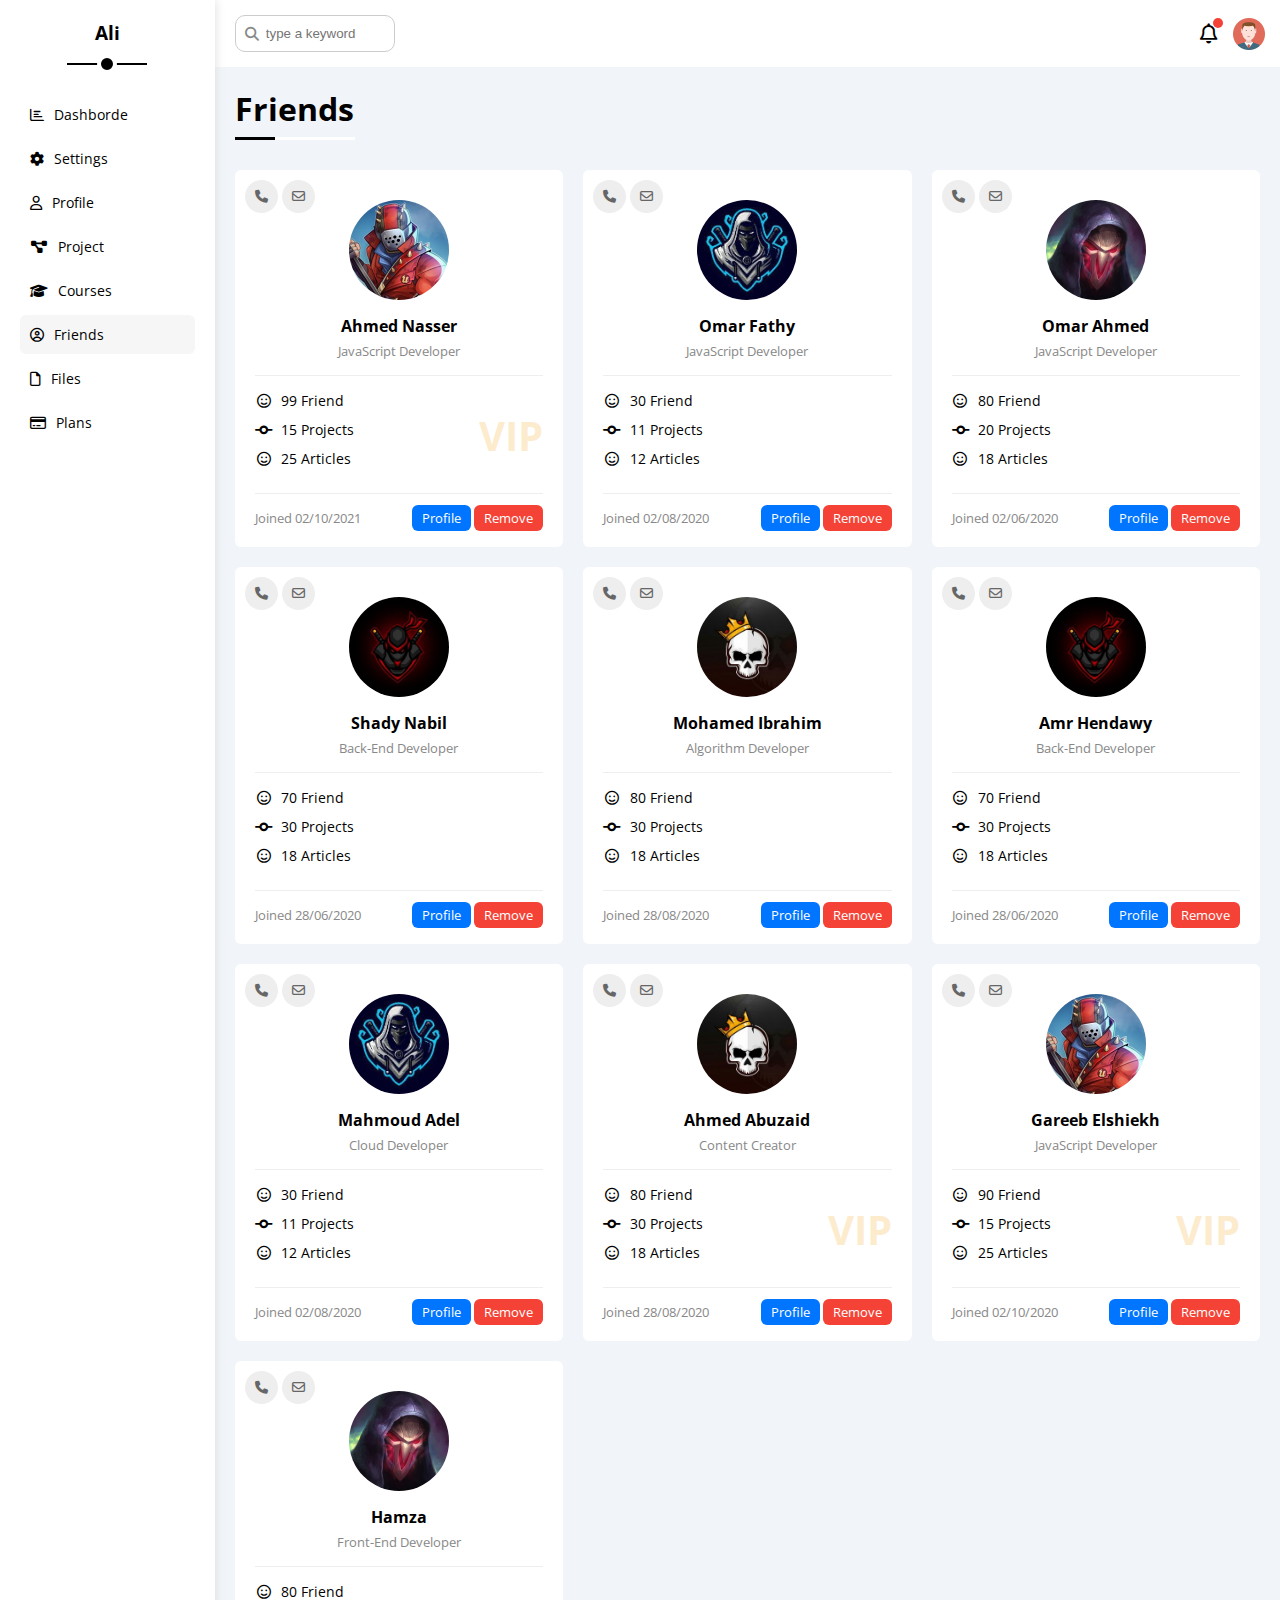
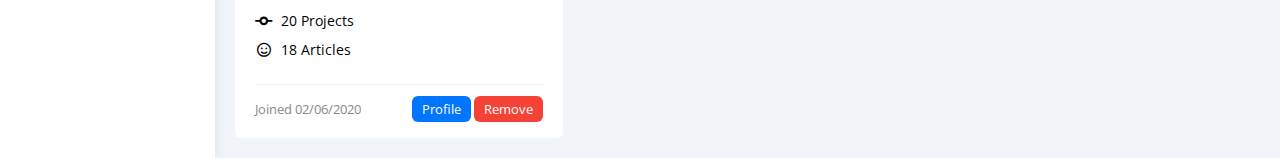
<file: Friends.html>
<!DOCTYPE html>
<html lang="en">
<head>
    <meta charset="UTF-8">
    <meta name="viewport" content="width=device-width, initial-scale=1.0">
    <title>Friends</title>
    <link rel="stylesheet" href="css/all.min.css">
    <link rel="stylesheet" href="css/framework.css">
    <link rel="stylesheet" href="css/master.css">
    <link rel="preconnect" href="https://fonts.googleapis.com">
    <link rel="preconnect" href="https://fonts.gstatic.com" crossorigin>
    <link href="https://fonts.googleapis.com/css2?family=Cairo:wght@400;700&family=Open+Sans:wght@400;700&display=swap" rel="stylesheet">
</head>
<body>
    <div class="page d-flex">
        <div class="sidebar bg-white p-20 p-relative">
            <h3 class="p-relative txt-c mt-0">Ali</h3>
            <ul>
                <li>
                    <a class=" d-flex ai-center fs-14 c-black rad-6 p-10" href="index.html">
                    <i class="fa-regular fa-chart-bar"></i>
                    <span>Dashborde</span></a>
                </li>
                <li>
                    <a class=" d-flex ai-center fs-14 c-black rad-6 p-10" href="settings.html">
                    <i class="fa-solid fa-gear"></i>
                    <span>Settings</span></a>
                </li>
                <li>
                    <a class=" d-flex ai-center fs-14 c-black rad-6 p-10" href="Profile.html">
                    <i class="fa-regular fa-user "></i>
                    <span>Profile</span></a>
                </li>
                <li>
                    <a class=" d-flex ai-center fs-14 c-black rad-6 p-10" href="Project.html">
                    <i class="fa-solid fa-diagram-project fa-fw"></i>
                    <span>Project</span></a>
                </li>
                <li>
                    <a class="  d-flex ai-center fs-14 c-black rad-6 p-10" href="Courses.html">
                    <i class="fa-solid fa-graduation-cap"></i>
                    <span>Courses</span></a>
                </li>
                <li>
                    <a class=" active d-flex ai-center fs-14 c-black rad-6 p-10" href="Friends.html">
                    <i class="fa-regular fa-circle-user"></i>
                    <span>Friends</span></a>
                </li>
                <li>
                    <a class=" d-flex ai-center fs-14 c-black rad-6 p-10" href="Files.html">
                    <i class="fa-regular fa-file"></i>
                    <span>Files</span></a>
                </li>
                <li>
                    <a class=" d-flex ai-center fs-14 c-black rad-6 p-10" href="Plans.html">
                    <i class="fa-regular fa-credit-card"></i>
                    <span>Plans</span></a>
                </li>
            </ul>
        </div>
        <div class="content w-full">
            <!-- start head -->
            <div class="head bg-white p-15 between-flex">
                <div class="search p-relative">
                    <input class="p-10" type="search" placeholder="type a keyword">
                </div>
                <div class="icons d-flex ai-center">
                    <span class="notification p-relative"><i class="fa-regular fa-bell fa-lg"></i></span>
                    <img src="img/avatar (1).png" alt="">
                </div>
            </div>
            <!-- end head -->
            <h1 class="p-relative">Friends</h1>
            <div class="friends-page d-grid m-20 gap-20">
                <div class="friend bg-white rad-6 p-20 p-relative">
                    <div class="contact">
                        <i class="fa-solid fa-phone"></i>
                        <i class="fa-regular fa-envelope"></i>
                    </div>
                    <div class="txt-c">
                        <img class="rad-half mt-10 mb-10 w-100 h-100" src="img/friend-01.jpg" alt="">
                        <h4 class="m-0">Ahmed Nasser</h4>
                        <p class="c-grey fs-13 mt-5 mb-0">JavaScript Developer</p>
                    </div>
                    <div class="icons fs-14 p-relative">
                        <div class="mb-10">
                            <i class="fa-regular fa-face-smile fa-fw"></i>
                            <span>99 Friend</span>
                        </div>
                        <div class="mb-10">
                            <i class="fa-solid fa-code-commit fa-fw"></i>
                            <span>15 Projects</span>
                        </div>
                        <div class="mb-10">
                            <i class="fa-regular fa-face-smile fa-fw"></i>
                            <span>25 Articles</span>
                        </div>
                        <span class="vip fw-bold c-orange">VIP</span>
                    </div>
                    <div class="info between-flex fs-13">
                        <span class="c-grey">Joined 02/10/2021</span>
                        <div>
                            <a class="bg-blue c-white btn-shape" href="Profile.html">Profile</a>
                            <a class="bg-red c-white btn-shape" href="#">Remove</a>
                        </div>
                    </div>
                </div>
                <div class="friend bg-white rad-6 p-20 p-relative">
                    <div class="contact">
                        <i class="fa-solid fa-phone"></i>
                        <i class="fa-regular fa-envelope"></i>
                    </div>
                    <div class="txt-c">
                        <img class="rad-half mt-10 mb-10 w-100 h-100" src="img/friend-02.jpg" alt="">
                        <h4 class="m-0">Omar Fathy</h4>
                        <p class="c-grey fs-13 mt-5 mb-0">JavaScript Developer</p>
                    </div>
                    <div class="icons fs-14 p-relative">
                        <div class="mb-10">
                            <i class="fa-regular fa-face-smile fa-fw"></i>
                            <span>30 Friend</span>
                        </div>
                        <div class="mb-10">
                            <i class="fa-solid fa-code-commit fa-fw"></i>
                            <span>11 Projects</span>
                        </div>
                        <div class="mb-10">
                            <i class="fa-regular fa-face-smile fa-fw"></i>
                            <span>12 Articles</span>
                        </div>
                        <span class="vip fw-bold c-orange"></span>
                    </div>
                    <div class="info between-flex fs-13">
                        <span class="c-grey">Joined 02/08/2020</span>
                        <div>
                            <a class="bg-blue c-white btn-shape" href="Profile.html">Profile</a>
                            <a class="bg-red c-white btn-shape" href="#">Remove</a>
                        </div>
                    </div>
                </div>
                <div class="friend bg-white rad-6 p-20 p-relative">
                    <div class="contact">
                        <i class="fa-solid fa-phone"></i>
                        <i class="fa-regular fa-envelope"></i>
                    </div>
                    <div class="txt-c">
                        <img class="rad-half mt-10 mb-10 w-100 h-100" src="img/friend-03.jpg" alt="">
                        <h4 class="m-0">Omar Ahmed</h4>
                        <p class="c-grey fs-13 mt-5 mb-0">JavaScript Developer</p>
                    </div>
                    <div class="icons fs-14 p-relative">
                        <div class="mb-10">
                            <i class="fa-regular fa-face-smile fa-fw"></i>
                            <span>80 Friend</span>
                        </div>
                        <div class="mb-10">
                            <i class="fa-solid fa-code-commit fa-fw"></i>
                            <span>20 Projects</span>
                        </div>
                        <div class="mb-10">
                            <i class="fa-regular fa-face-smile fa-fw"></i>
                            <span>18 Articles</span>
                        </div>
                        <span class="vip fw-bold c-orange"></span>
                    </div>
                    <div class="info between-flex fs-13">
                        <span class="c-grey">Joined 02/06/2020</span>
                        <div>
                            <a class="bg-blue c-white btn-shape" href="Profile.html">Profile</a>
                            <a class="bg-red c-white btn-shape" href="#">Remove</a>
                        </div>
                    </div>
                </div>
                <div class="friend bg-white rad-6 p-20 p-relative">
                    <div class="contact">
                        <i class="fa-solid fa-phone"></i>
                        <i class="fa-regular fa-envelope"></i>
                    </div>
                    <div class="txt-c">
                        <img class="rad-half mt-10 mb-10 w-100 h-100" src="img/friend-04.jpg" alt="">
                        <h4 class="m-0">Shady Nabil</h4>
                        <p class="c-grey fs-13 mt-5 mb-0">Back-End Developer</p>
                    </div>
                    <div class="icons fs-14 p-relative">
                        <div class="mb-10">
                            <i class="fa-regular fa-face-smile fa-fw"></i>
                            <span>70 Friend</span>
                        </div>
                        <div class="mb-10">
                            <i class="fa-solid fa-code-commit fa-fw"></i>
                            <span>30 Projects</span>
                        </div>
                        <div class="mb-10">
                            <i class="fa-regular fa-face-smile fa-fw"></i>
                            <span>18 Articles</span>
                        </div>
                        <span class="vip fw-bold c-orange"></span>
                    </div>
                    <div class="info between-flex fs-13">
                        <span class="c-grey">Joined 28/06/2020</span>
                        <div>
                            <a class="bg-blue c-white btn-shape" href="Profile.html">Profile</a>
                            <a class="bg-red c-white btn-shape" href="#">Remove</a>
                        </div>
                    </div>
                </div>
                <div class="friend bg-white rad-6 p-20 p-relative">
                    <div class="contact">
                        <i class="fa-solid fa-phone"></i>
                        <i class="fa-regular fa-envelope"></i>
                    </div>
                    <div class="txt-c">
                        <img class="rad-half mt-10 mb-10 w-100 h-100" src="img/friend-05.jpg" alt="">
                        <h4 class="m-0">Mohamed Ibrahim</h4>
                        <p class="c-grey fs-13 mt-5 mb-0">Algorithm Developer</p>
                    </div>
                    <div class="icons fs-14 p-relative">
                        <div class="mb-10">
                            <i class="fa-regular fa-face-smile fa-fw"></i>
                            <span>80 Friend</span>
                        </div>
                        <div class="mb-10">
                            <i class="fa-solid fa-code-commit fa-fw"></i>
                            <span>30 Projects</span>
                        </div>
                        <div class="mb-10">
                            <i class="fa-regular fa-face-smile fa-fw"></i>
                            <span>18 Articles</span>
                        </div>
                        <span class="vip fw-bold c-orange"></span>
                    </div>
                    <div class="info between-flex fs-13">
                        <span class="c-grey">Joined 28/08/2020</span>
                        <div>
                            <a class="bg-blue c-white btn-shape" href="Profile.html">Profile</a>
                            <a class="bg-red c-white btn-shape" href="#">Remove</a>
                        </div>
                    </div>
                </div>
                <div class="friend bg-white rad-6 p-20 p-relative">
                    <div class="contact">
                        <i class="fa-solid fa-phone"></i>
                        <i class="fa-regular fa-envelope"></i>
                    </div>
                    <div class="txt-c">
                        <img class="rad-half mt-10 mb-10 w-100 h-100" src="img/friend-04.jpg" alt="">
                        <h4 class="m-0">Amr Hendawy</h4>
                        <p class="c-grey fs-13 mt-5 mb-0">Back-End Developer</p>
                    </div>
                    <div class="icons fs-14 p-relative">
                        <div class="mb-10">
                            <i class="fa-regular fa-face-smile fa-fw"></i>
                            <span>70 Friend</span>
                        </div>
                        <div class="mb-10">
                            <i class="fa-solid fa-code-commit fa-fw"></i>
                            <span>30 Projects</span>
                        </div>
                        <div class="mb-10">
                            <i class="fa-regular fa-face-smile fa-fw"></i>
                            <span>18 Articles</span>
                        </div>
                        <span class="vip fw-bold c-orange"></span>
                    </div>
                    <div class="info between-flex fs-13">
                        <span class="c-grey">Joined 28/06/2020</span>
                        <div>
                            <a class="bg-blue c-white btn-shape" href="Profile.html">Profile</a>
                            <a class="bg-red c-white btn-shape" href="#">Remove</a>
                        </div>
                    </div>
                </div>
                <div class="friend bg-white rad-6 p-20 p-relative">
                    <div class="contact">
                        <i class="fa-solid fa-phone"></i>
                        <i class="fa-regular fa-envelope"></i>
                    </div>
                    <div class="txt-c">
                        <img class="rad-half mt-10 mb-10 w-100 h-100" src="img/friend-02.jpg" alt="">
                        <h4 class="m-0">Mahmoud Adel</h4>
                        <p class="c-grey fs-13 mt-5 mb-0">Cloud Developer</p>
                    </div>
                    <div class="icons fs-14 p-relative">
                        <div class="mb-10">
                            <i class="fa-regular fa-face-smile fa-fw"></i>
                            <span>30 Friend</span>
                        </div>
                        <div class="mb-10">
                            <i class="fa-solid fa-code-commit fa-fw"></i>
                            <span>11 Projects</span>
                        </div>
                        <div class="mb-10">
                            <i class="fa-regular fa-face-smile fa-fw"></i>
                            <span>12 Articles</span>
                        </div>
                        <span class="vip fw-bold c-orange"></span>
                    </div>
                    <div class="info between-flex fs-13">
                        <span class="c-grey">Joined 02/08/2020</span>
                        <div>
                            <a class="bg-blue c-white btn-shape" href="Profile.html">Profile</a>
                            <a class="bg-red c-white btn-shape" href="#">Remove</a>
                        </div>
                    </div>
                </div>
                <div class="friend bg-white rad-6 p-20 p-relative">
                    <div class="contact">
                        <i class="fa-solid fa-phone"></i>
                        <i class="fa-regular fa-envelope"></i>
                    </div>
                    <div class="txt-c">
                        <img class="rad-half mt-10 mb-10 w-100 h-100" src="img/friend-05.jpg" alt="">
                        <h4 class="m-0">Ahmed Abuzaid</h4>
                        <p class="c-grey fs-13 mt-5 mb-0">Content Creator</p>
                    </div>
                    <div class="icons fs-14 p-relative">
                        <div class="mb-10">
                            <i class="fa-regular fa-face-smile fa-fw"></i>
                            <span>80 Friend</span>
                        </div>
                        <div class="mb-10">
                            <i class="fa-solid fa-code-commit fa-fw"></i>
                            <span>30 Projects</span>
                        </div>
                        <div class="mb-10">
                            <i class="fa-regular fa-face-smile fa-fw"></i>
                            <span>18 Articles</span>
                        </div>
                        <span class="vip fw-bold c-orange">VIP</span>
                    </div>
                    <div class="info between-flex fs-13">
                        <span class="c-grey">Joined 28/08/2020</span>
                        <div>
                            <a class="bg-blue c-white btn-shape" href="Profile.html">Profile</a>
                            <a class="bg-red c-white btn-shape" href="#">Remove</a>
                        </div>
                    </div>
                </div>
                <div class="friend bg-white rad-6 p-20 p-relative">
                    <div class="contact">
                        <i class="fa-solid fa-phone"></i>
                        <i class="fa-regular fa-envelope"></i>
                    </div>
                    <div class="txt-c">
                        <img class="rad-half mt-10 mb-10 w-100 h-100" src="img/friend-01.jpg" alt="">
                        <h4 class="m-0">Gareeb Elshiekh</h4>
                        <p class="c-grey fs-13 mt-5 mb-0">JavaScript Developer</p>
                    </div>
                    <div class="icons fs-14 p-relative">
                        <div class="mb-10">
                            <i class="fa-regular fa-face-smile fa-fw"></i>
                            <span>90 Friend</span>
                        </div>
                        <div class="mb-10">
                            <i class="fa-solid fa-code-commit fa-fw"></i>
                            <span>15 Projects</span>
                        </div>
                        <div class="mb-10">
                            <i class="fa-regular fa-face-smile fa-fw"></i>
                            <span>25 Articles</span>
                        </div>
                        <span class="vip fw-bold c-orange">VIP</span>
                    </div>
                    <div class="info between-flex fs-13">
                        <span class="c-grey">Joined 02/10/2020</span>
                        <div>
                            <a class="bg-blue c-white btn-shape" href="Profile.html">Profile</a>
                            <a class="bg-red c-white btn-shape" href="#">Remove</a>
                        </div>
                    </div>
                </div>
                <div class="friend bg-white rad-6 p-20 p-relative">
                    <div class="contact">
                        <i class="fa-solid fa-phone"></i>
                        <i class="fa-regular fa-envelope"></i>
                    </div>
                    <div class="txt-c">
                        <img class="rad-half mt-10 mb-10 w-100 h-100" src="img/friend-03.jpg" alt="">
                        <h4 class="m-0">Hamza</h4>
                        <p class="c-grey fs-13 mt-5 mb-0">Front-End Developer</p>
                    </div>
                    <div class="icons fs-14 p-relative">
                        <div class="mb-10">
                            <i class="fa-regular fa-face-smile fa-fw"></i>
                            <span>80 Friend</span>
                        </div>
                        <div class="mb-10">
                            <i class="fa-solid fa-code-commit fa-fw"></i>
                            <span>20 Projects</span>
                        </div>
                        <div class="mb-10">
                            <i class="fa-regular fa-face-smile fa-fw"></i>
                            <span>18 Articles</span>
                        </div>
                        <span class="vip fw-bold c-orange"></span>
                    </div>
                    <div class="info between-flex fs-13">
                        <span class="c-grey">Joined 02/06/2020</span>
                        <div>
                            <a class="bg-blue c-white btn-shape" href="Profile.html">Profile</a>
                            <a class="bg-red c-white btn-shape" href="#">Remove</a>
                        </div>
                    </div>
                </div>
            </div>
        </div>
    </div>
    <div class="up"><i class="fa-solid fa-arrow-up"></i></div>
    <script src="js/master.js"></script>
</body>
</html>
</file>
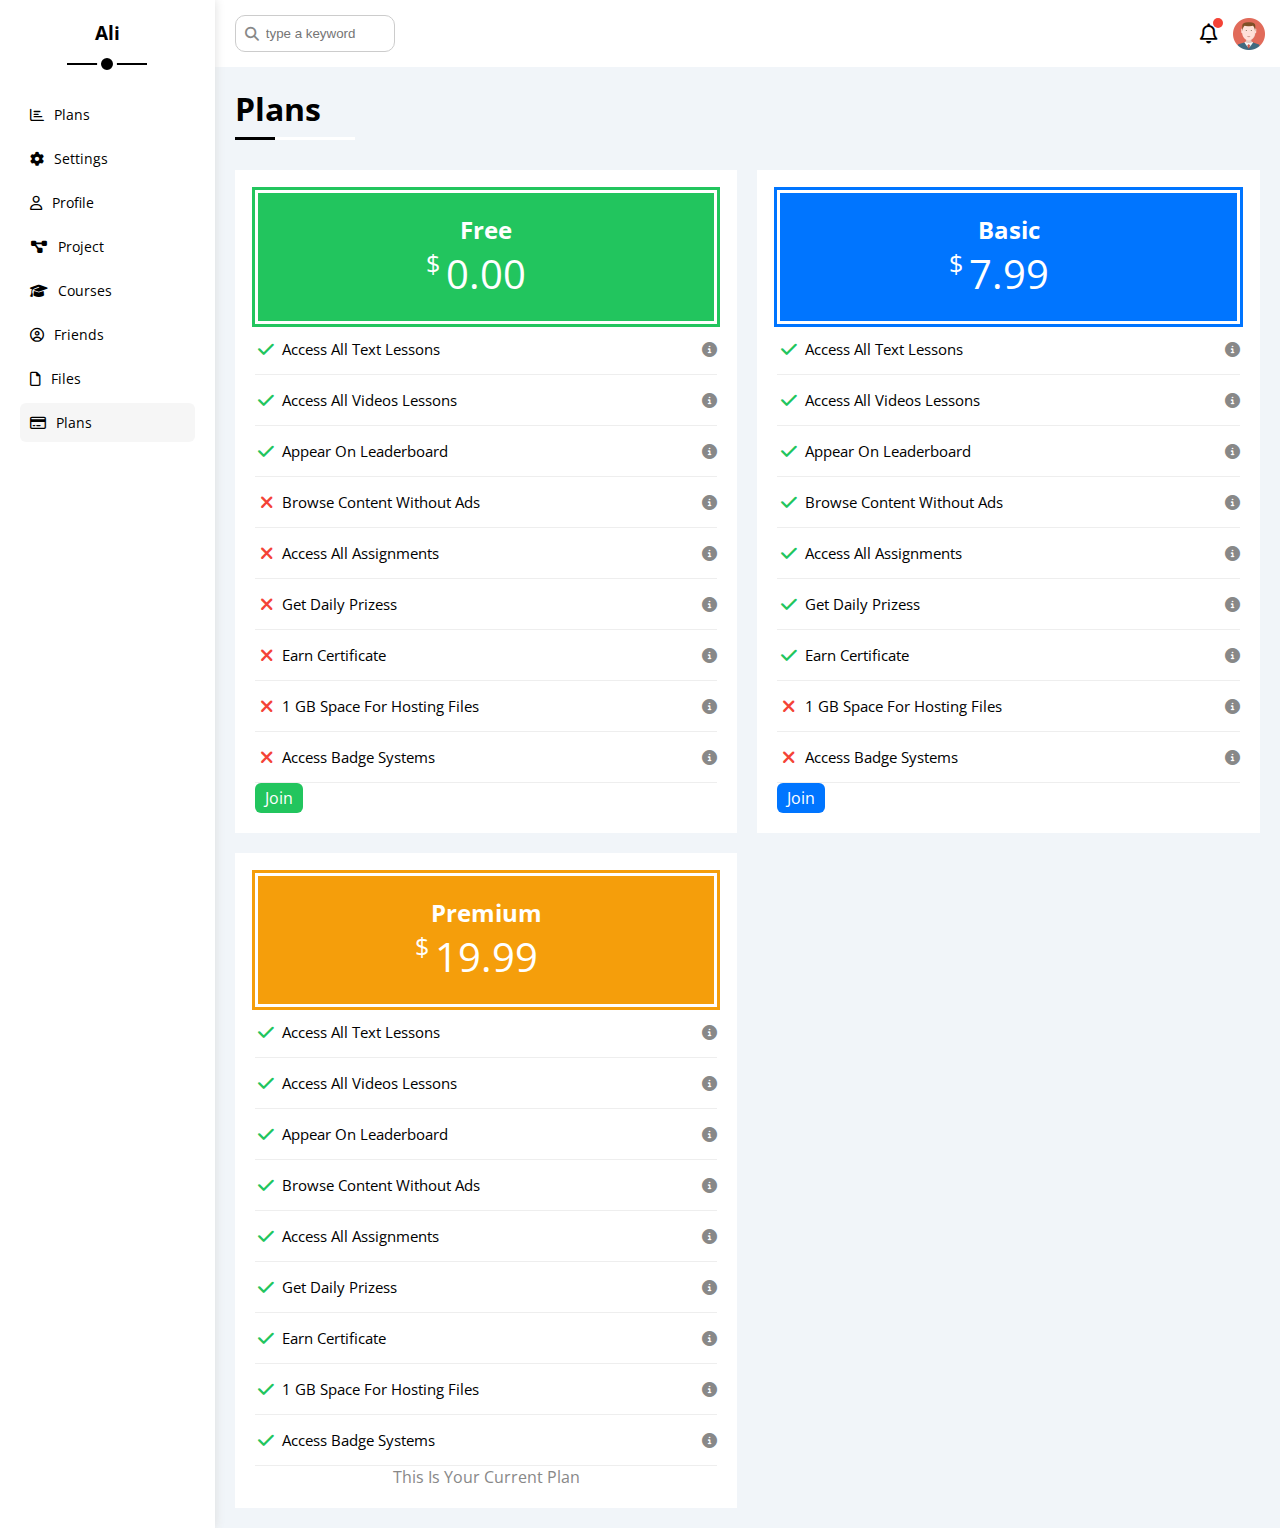
<file: Plans.html>
<!DOCTYPE html>
<html lang="en">
<head>
    <meta charset="UTF-8">
    <meta name="viewport" content="width=device-width, initial-scale=1.0">
    <title>Files</title>
    <link rel="stylesheet" href="css/all.min.css">
    <link rel="stylesheet" href="css/framework.css">
    <link rel="stylesheet" href="css/master.css">
    <link rel="preconnect" href="https://fonts.googleapis.com">
    <link rel="preconnect" href="https://fonts.gstatic.com" crossorigin>
    <link href="https://fonts.googleapis.com/css2?family=Cairo:wght@400;700&family=Open+Sans:wght@400;700&display=swap" rel="stylesheet">
</head>
<body>
    <div class="page d-flex">
        <div class="sidebar bg-white p-20 p-relative">
            <h3 class="p-relative txt-c mt-0">Ali</h3>
            <ul>
                <li>
                    <a class=" d-flex ai-center fs-14 c-black rad-6 p-10" href="index.html">
                    <i class="fa-regular fa-chart-bar"></i>
                    <span>Plans</span></a>
                </li>
                <li>
                    <a class=" d-flex ai-center fs-14 c-black rad-6 p-10" href="settings.html">
                    <i class="fa-solid fa-gear"></i>
                    <span>Settings</span></a>
                </li>
                <li>
                    <a class=" d-flex ai-center fs-14 c-black rad-6 p-10" href="Profile.html">
                    <i class="fa-regular fa-user "></i>
                    <span>Profile</span></a>
                </li>
                <li>
                    <a class=" d-flex ai-center fs-14 c-black rad-6 p-10" href="Project.html">
                    <i class="fa-solid fa-diagram-project fa-fw"></i>
                    <span>Project</span></a>
                </li>
                <li>
                    <a class="  d-flex ai-center fs-14 c-black rad-6 p-10" href="Courses.html">
                    <i class="fa-solid fa-graduation-cap"></i>
                    <span>Courses</span></a>
                </li>
                <li>
                    <a class="  d-flex ai-center fs-14 c-black rad-6 p-10" href="Friends.html">
                    <i class="fa-regular fa-circle-user"></i>
                    <span>Friends</span></a>
                </li>
                <li>
                    <a class=" d-flex ai-center fs-14 c-black rad-6 p-10" href="Files.html">
                    <i class="fa-regular fa-file"></i>
                    <span>Files</span></a>
                </li>
                <li>
                    <a class="active d-flex ai-center fs-14 c-black rad-6 p-10" href="Plans.html">
                    <i class="fa-regular fa-credit-card"></i>
                    <span>Plans</span></a>
                </li>
            </ul>
        </div>
        <div class="content w-full">
            <!-- start head -->
            <div class="head bg-white p-15 between-flex">
                <div class="search p-relative">
                    <input class="p-10" type="search" placeholder="type a keyword">
                </div>
                <div class="icons d-flex ai-center">
                    <span class="notification p-relative"><i class="fa-regular fa-bell fa-lg"></i></span>
                    <img src="img/avatar (1).png" alt="">
                </div>
            </div>
            <!-- end head -->
            <h1 class="p-relative">Plans</h1>
            <div class="Plans-page d-grid m-20 gap-20">
                <div class="plan green bg-white p-20">
                    <div class="top bg-green txt-c p-20">
                        <h2 class="m-0 c-white">Free</h2>
                        <div class="price c-white"><span>$</span>0.00</div>
                    </div> 
                    <ul class="m-0">
                        <li>
                            <i class="fa-solid fa-check fa-fw yes"></i>
                            <span>Access All Text Lessons</span>
                            <i class="fa-solid fa-circle-info help"></i>
                        </li>
                        <li>
                            <i class="fa-solid fa-check fa-fw yes"></i>
                            <span>Access All Videos Lessons</span>
                            <i class="fa-solid fa-circle-info help"></i>
                        </li>
                        <li>
                            <i class="fa-solid fa-check fa-fw yes"></i>
                            <span>Appear On Leaderboard</span>
                            <i class="fa-solid fa-circle-info help"></i>
                        </li>
                        <li>
                            <i class="fa-solid fa-xmark fa-fw "></i>
                            <span>Browse Content Without Ads</span>
                            <i class="fa-solid fa-circle-info help"></i>
                        </li>
                        <li>
                            <i class="fa-solid fa-xmark fa-fw "></i>
                            <span>Access All Assignments</span>
                            <i class="fa-solid fa-circle-info help"></i>
                        </li>
                        <li>
                            <i class="fa-solid fa-xmark fa-fw "></i>
                            <span>Get Daily Prizess</span>
                            <i class="fa-solid fa-circle-info help"></i>
                        </li>
                        <li>
                            <i class="fa-solid fa-xmark fa-fw "></i>
                            <span>Earn Certificate</span>
                            <i class="fa-solid fa-circle-info help"></i>
                        </li>
                        <li>
                            <i class="fa-solid fa-xmark fa-fw "></i>
                            <span>1 GB Space For Hosting Files</span>
                            <i class="fa-solid fa-circle-info help"></i>
                        </li>
                        <li>
                            <i class="fa-solid fa-xmark fa-fw "></i>
                            <span>Access Badge Systems</span>
                            <i class="fa-solid fa-circle-info help"></i>
                        </li>
                    </ul>
                    <a href="#" class="btn-shape bg-green c-white d-block w-fit">Join</a>
                </div>
                <div class="plan blue bg-white p-20">
                    <div class="top bg-blue txt-c p-20">
                        <h2 class="m-0 c-white">Basic</h2>
                        <div class="price c-white"><span>$</span>7.99</div>
                    </div> 
                    <ul class="m-0">
                        <li>
                            <i class="fa-solid fa-check fa-fw yes"></i>
                            <span>Access All Text Lessons</span>
                            <i class="fa-solid fa-circle-info help"></i>
                        </li>
                        <li>
                            <i class="fa-solid fa-check fa-fw yes"></i>
                            <span>Access All Videos Lessons</span>
                            <i class="fa-solid fa-circle-info help"></i>
                        </li>
                        <li>
                            <i class="fa-solid fa-check fa-fw yes"></i>
                            <span>Appear On Leaderboard</span>
                            <i class="fa-solid fa-circle-info help"></i>
                        </li>
                        <li>
                            <i class="fa-solid fa-check fa-fw yes "></i>
                            <span>Browse Content Without Ads</span>
                            <i class="fa-solid fa-circle-info help"></i>
                        </li>
                        <li>
                            <i class="fa-solid fa-check fa-fw yes "></i>
                            <span>Access All Assignments</span>
                            <i class="fa-solid fa-circle-info help"></i>
                        </li>
                        <li>
                            <i class="fa-solid fa-check fa-fw yes "></i>
                            <span>Get Daily Prizess</span>
                            <i class="fa-solid fa-circle-info help"></i>
                        </li>
                        <li>
                            <i class="fa-solid fa-check fa-fw yes "></i>
                            <span>Earn Certificate</span>
                            <i class="fa-solid fa-circle-info help"></i>
                        </li>
                        <li>
                            <i class="fa-solid fa-xmark fa-fw "></i>
                            <span>1 GB Space For Hosting Files</span>
                            <i class="fa-solid fa-circle-info help"></i>
                        </li>
                        <li>
                            <i class="fa-solid fa-xmark fa-fw "></i>
                            <span>Access Badge Systems</span>
                            <i class="fa-solid fa-circle-info help"></i>
                        </li>
                    </ul>
                    <a href="#" class="btn-shape bg-blue c-white d-block w-fit">Join</a>
                </div>
                <div class="plan orange bg-white p-20">
                    <div class="top bg-orange txt-c p-20">
                        <h2 class="m-0 c-white">Premium</h2>
                        <div class="price c-white"><span>$</span>19.99</div>
                    </div> 
                    <ul class="m-0">
                        <li>
                            <i class="fa-solid fa-check fa-fw yes"></i>
                            <span>Access All Text Lessons</span>
                            <i class="fa-solid fa-circle-info help"></i>
                        </li>
                        <li>
                            <i class="fa-solid fa-check fa-fw yes"></i>
                            <span>Access All Videos Lessons</span>
                            <i class="fa-solid fa-circle-info help"></i>
                        </li>
                        <li>
                            <i class="fa-solid fa-check fa-fw yes"></i>
                            <span>Appear On Leaderboard</span>
                            <i class="fa-solid fa-circle-info help"></i>
                        </li>
                        <li>
                            <i class="fa-solid fa-check fa-fw yes "></i>
                            <span>Browse Content Without Ads</span>
                            <i class="fa-solid fa-circle-info help"></i>
                        </li>
                        <li>
                            <i class="fa-solid fa-check fa-fw yes "></i>
                            <span>Access All Assignments</span>
                            <i class="fa-solid fa-circle-info help"></i>
                        </li>
                        <li>
                            <i class="fa-solid fa-check fa-fw yes "></i>
                            <span>Get Daily Prizess</span>
                            <i class="fa-solid fa-circle-info help"></i>
                        </li>
                        <li>
                            <i class="fa-solid fa-check fa-fw yes "></i>
                            <span>Earn Certificate</span>
                            <i class="fa-solid fa-circle-info help"></i>
                        </li>
                        <li>
                            <i class="fa-solid fa-check fa-fw yes "></i>
                            <span>1 GB Space For Hosting Files</span>
                            <i class="fa-solid fa-circle-info help"></i>
                        </li>
                        <li>
                            <i class="fa-solid fa-check fa-fw yes "></i>
                            <span>Access Badge Systems</span>
                            <i class="fa-solid fa-circle-info help"></i>
                        </li>
                    </ul>
                    <p class="c-grey txt-c  m-0">This Is Your Current Plan</p>
                </div>
            </div>
        </div>
    </div>
    <div class="up"><i class="fa-solid fa-arrow-up"></i></div>
    <script src="js/master.js"></script>
</body>
</html>
</file>
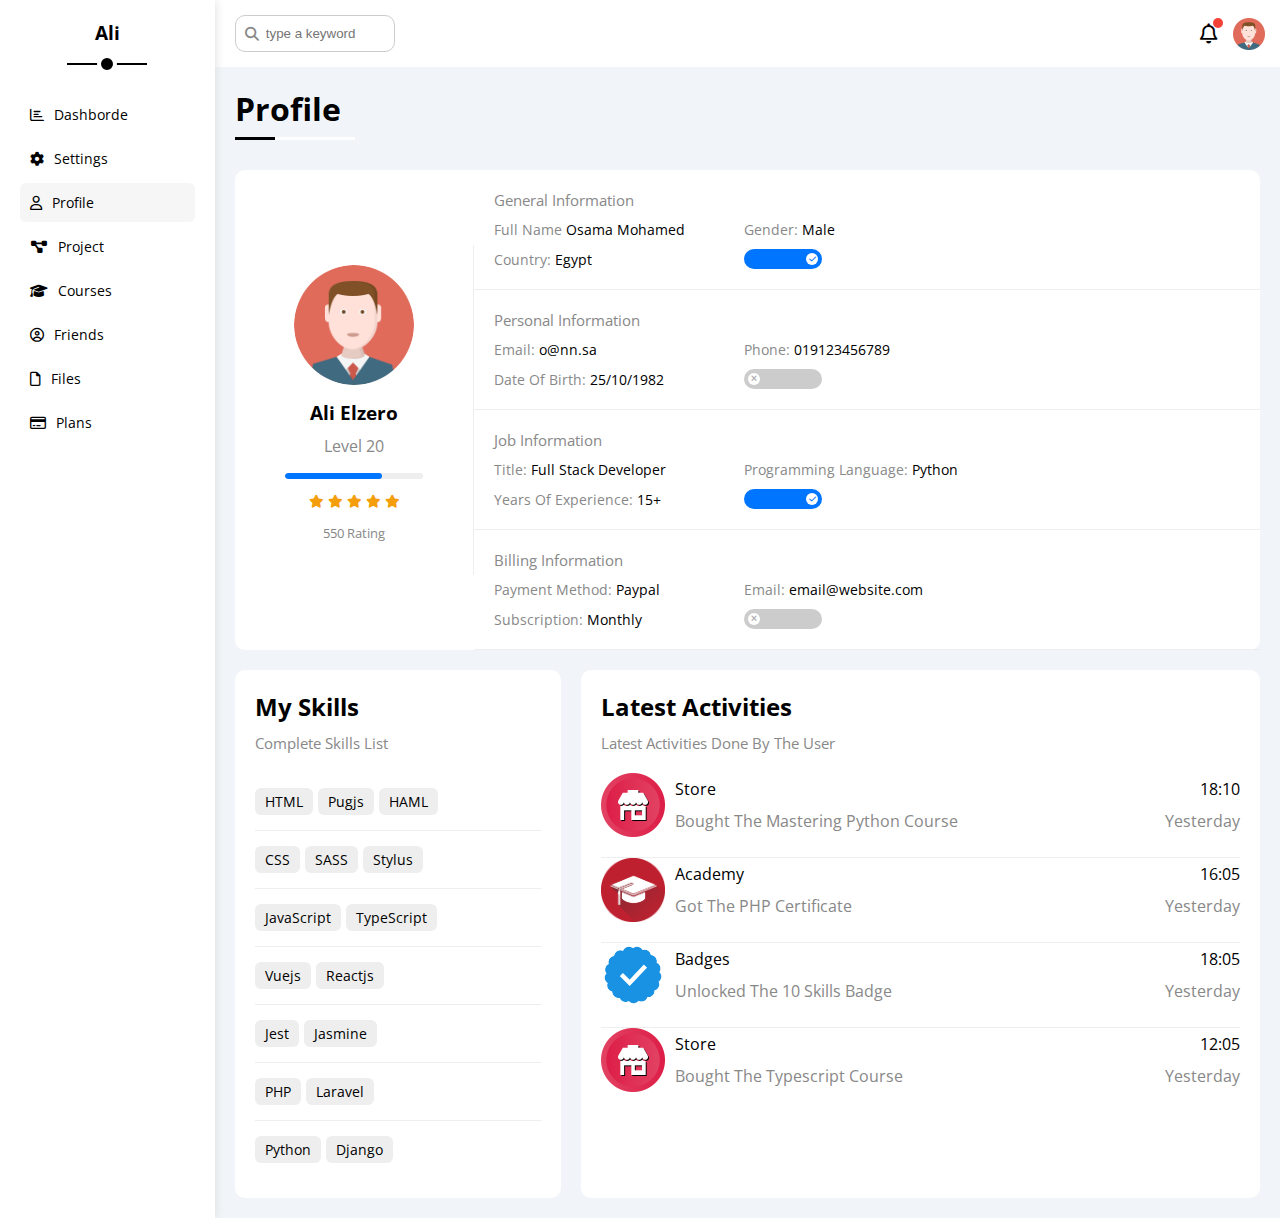
<file: profile.html>
<!DOCTYPE html>
<html lang="en">
<head>
    <meta charset="UTF-8">
    <meta name="viewport" content="width=device-width, initial-scale=1.0">
    <title>profile</title>
    <link rel="stylesheet" href="css/all.min.css">
    <link rel="stylesheet" href="css/framework.css">
    <link rel="stylesheet" href="css/master.css">
    <link rel="preconnect" href="https://fonts.googleapis.com">
    <link rel="preconnect" href="https://fonts.gstatic.com" crossorigin>
    <link href="https://fonts.googleapis.com/css2?family=Cairo:wght@400;700&family=Open+Sans:wght@400;700&display=swap" rel="stylesheet">
</head>
<body>
    <div class="page d-flex">
        <div class="sidebar bg-white p-20 p-relative">
            <h3 class="p-relative txt-c mt-0">Ali</h3>
            <ul>
                <li>
                    <a class=" d-flex ai-center fs-14 c-black rad-6 p-10" href="index.html">
                    <i class="fa-regular fa-chart-bar"></i>
                    <span>Dashborde</span></a>
                </li>
                <li>
                    <a class=" d-flex ai-center fs-14 c-black rad-6 p-10" href="settings.html">
                    <i class="fa-solid fa-gear"></i>
                    <span>Settings</span></a>
                </li>
                <li>
                    <a class="active d-flex ai-center fs-14 c-black rad-6 p-10" href="Profile.html">
                    <i class="fa-regular fa-user "></i>
                    <span>Profile</span></a>
                </li>
                <li>
                    <a class=" d-flex ai-center fs-14 c-black rad-6 p-10" href="Project.html">
                    <i class="fa-solid fa-diagram-project fa-fw"></i>
                    <span>Project</span></a>
                </li>
                <li>
                    <a class=" d-flex ai-center fs-14 c-black rad-6 p-10" href="Courses.html">
                    <i class="fa-solid fa-graduation-cap"></i>
                    <span>Courses</span></a>
                </li>
                <li>
                    <a class=" d-flex ai-center fs-14 c-black rad-6 p-10" href="Friends.html">
                    <i class="fa-regular fa-circle-user"></i>
                    <span>Friends</span></a>
                </li>
                <li>
                    <a class=" d-flex ai-center fs-14 c-black rad-6 p-10" href="Files.html">
                    <i class="fa-regular fa-file"></i>
                    <span>Files</span></a>
                </li>
                <li>
                    <a class=" d-flex ai-center fs-14 c-black rad-6 p-10" href="Plans.html">
                    <i class="fa-regular fa-credit-card"></i>
                    <span>Plans</span></a>
                </li>
            </ul>
        </div>
        <div class="content w-full">
            <!-- start head -->
            <div class="head bg-white p-15 between-flex">
                <div class="search p-relative">
                    <input class="p-10" type="search" placeholder="type a keyword">
                </div>
                <div class="icons d-flex ai-center">
                    <span class="notification p-relative"><i class="fa-regular fa-bell fa-lg"></i></span>
                    <img src="img/avatar (1).png" alt="">
                </div>
            </div>
            <!-- end head -->
            <h1 class="p-relative">Profile</h1>
            <div class="profile-page m-20">
                <!-- start overview -->
                <div class="overview d-flex ai-center bg-white rad-10">
                    <div class="avatar-box txt-c p-20">
                        <img class="mb-10 rad-half" src="img/avatar (1).png" alt="">
                        <h3 class="m-0">Ali Elzero</h3>
                        <p class="c-grey mt-10">Level 20</p>
                        <div class="level rad-6 bg-eee p-relative">
                            <span style="width: 70%;"></span>
                        </div>
                        <div class="rating mb-10 mt-10">
                            <i class="fa-solid fa-star c-orange fs-13"></i>
                            <i class="fa-solid fa-star c-orange fs-13"></i>
                            <i class="fa-solid fa-star c-orange fs-13"></i>
                            <i class="fa-solid fa-star c-orange fs-13"></i>
                            <i class="fa-solid fa-star c-orange fs-13"></i>
                        </div>
                        <p class="c-grey fs-13">550 Rating</p>
                    </div>
                    <div class="info-box w-full txt-c-mobile">
                        <!-- start information row -->
                        <div class="box p-20 d-flex ai-center">
                            <h4 class="c-grey fs-15 m-0 w-full">General Information</h4>
                            <div class="fs-14">
                                <span class="c-grey">Full Name</span>
                                <span>Osama Mohamed</span>
                            </div>
                            <div class="fs-14">
                                <span class="c-grey">Gender:</span>
                                <span>Male</span>
                            </div>
                            <div class="fs-14">
                                <span class="c-grey">Country:</span>
                                <span>Egypt</span>
                            </div>
                            <div class="fs-14">
                                <label class="toggle">
                                <input class="toggle-checkbox" type="checkbox" checked>
                                <div class="toggle-switch"></div>
                            </label>
                            </div>
                        </div>
                        <div class="box p-20 d-flex ai-center">
                            <h4 class="c-grey fs-15 m-0 w-full">Personal Information</h4>
                            <div class="fs-14">
                                <span class="c-grey">Email:</span>
                                <span>o@nn.sa</span>
                            </div>
                            <div class="fs-14">
                                <span class="c-grey">Phone:</span>
                                <span>019123456789</span>
                            </div>
                            <div class="fs-14">
                                <span class="c-grey">Date Of Birth:</span>
                                <span>25/10/1982</span>
                            </div>
                            <div class="fs-14">
                                <label class="toggle">
                                <input class="toggle-checkbox" type="checkbox" >
                                <div class="toggle-switch"></div>
                            </label>
                            </div>
                        </div>
                        <div class="box p-20 d-flex ai-center">
                            <h4 class="c-grey fs-15 m-0 w-full">Job Information</h4>
                            <div class="fs-14">
                                <span class="c-grey">Title:</span>
                                <spans>Full Stack Developer</span>
                            </div>
                            <div class="fs-14">
                                <span class="c-grey">Programming Language:</span>
                                <span>Python</span>
                            </div>
                            <div class="fs-14">
                                <span class="c-grey">Years Of Experience:</span>
                                <span>15+</span>
                            </div>
                            <div class="fs-14">
                                <label class="toggle">
                                <input class="toggle-checkbox" type="checkbox" checked>
                                <div class="toggle-switch"></div>
                            </label>
                            </div>
                        </div>
                        <div class="box p-20 d-flex ai-center">
                            <h4 class="c-grey fs-15 m-0 w-full">Billing Information</h4>
                            <div class="fs-14">
                                <span class="c-grey">Payment Method:</span>
                                <span>Paypal</span>
                            </div>
                            <div class="fs-14">
                                <span class="c-grey">Email:</span>
                                <span>email@website.com</span>
                            </div>
                            <div class="fs-14">
                                <span class="c-grey">Subscription:</span>
                                <span>Monthly</span>
                            </div>
                            <div class="fs-14">
                                <label class="toggle"> 
                                <input class="toggle-checkbox" type="checkbox" >
                                <div class="toggle-switch"></div>
                            </label>
                            </div>
                        </div>
                        <!-- end information row -->
                    </div>
                </div>
                <!-- end overview -->
                <!-- start other data -->
                <div class="other-data d-flex gap-20">
                    <div class="skill-card p-20 bg-white rad-10 mt-20">
                        <h2 class="mt-0 mb-10">My Skills</h2>
                        <p class="mt-0 mb-20 c-grey fs-15">Complete Skills List</p>
                        <ul class="m-0 txt-c-mobile">
                            <li><span>HTML</span><span>Pugjs</span><span>HAML</span></li>
                            <li><span>CSS</span><span>SASS</span><span>Stylus</span></li>
                            <li><span>JavaScript</span><span>TypeScript</span></li>
                            <li><span>Vuejs</span><span>Reactjs</span></li>
                            <li><span>Jest</span><span>Jasmine</span></li>
                            <li><span>PHP</span><span>Laravel</span></li>
                            <li><span>Python</span><span>Django</span></li>
                        </ul>
                    </div>
                    <div class="activities p-20 bg-white rad-10 mt-20">
                        <h2 class="mt-0 mb-10">Latest Activities</h2>
                        <p class="mt-0 mb-20 c-grey fs-15">Latest Activities Done By The User</p>
                        <div class="activity d-flex ai-center txt-c-mobile">
                            <img src="img/activity-01.png" alt="">
                            <div class="info">
                                <span class="d-block mb-10">Store</span>
                                <span class="c-grey">Bought The Mastering Python Course</span>
                            </div>
                            <div class="date">
                                <span class="d-block mb-10">18:10</span>
                                <span class="c-grey">Yesterday</span>
                            </div>
                        </div>
                        <div class="activity d-flex ai-center txt-c-mobile">
                            <img src="img/activity-02.png" alt="">
                            <div class="info">
                                <span class="d-block mb-10">Academy</span>
                                <span class="c-grey">Got The PHP Certificate</span>
                            </div>
                            <div class="date">
                                <span class="d-block mb-10">16:05</span>
                                <span class="c-grey">Yesterday</span>
                            </div>
                        </div>
                        <div class="activity d-flex ai-center txt-c-mobile">
                            <img src="img/activity-03.png" alt="">
                            <div class="info">
                                <span class="d-block mb-10">Badges</span>
                                <span class="c-grey">Unlocked The 10 Skills Badge</span>
                            </div>
                            <div class="date">
                                <span class="d-block mb-10">18:05</span>
                                <span class="c-grey">Yesterday</span>
                            </div>
                        </div>
                        <div class="activity d-flex ai-center txt-c-mobile">
                            <img src="img/activity-01.png" alt="">
                            <div class="info">
                                <span class="d-block mb-10">Store</span>
                                <span class="c-grey">Bought The Typescript Course</span>
                            </div>
                            <div class="date">
                                <span class="d-block mb-10">12:05</span>
                                <span class="c-grey">Yesterday</span>
                            </div>
                        </div>
                    </div>
                </div>
                <!-- end other data -->
            </div>
        </div>
    </div>
    <div class="up"><i class="fa-solid fa-arrow-up"></i></div>
    <script src="js/master.js"></script>
</body>
</html>
</file>
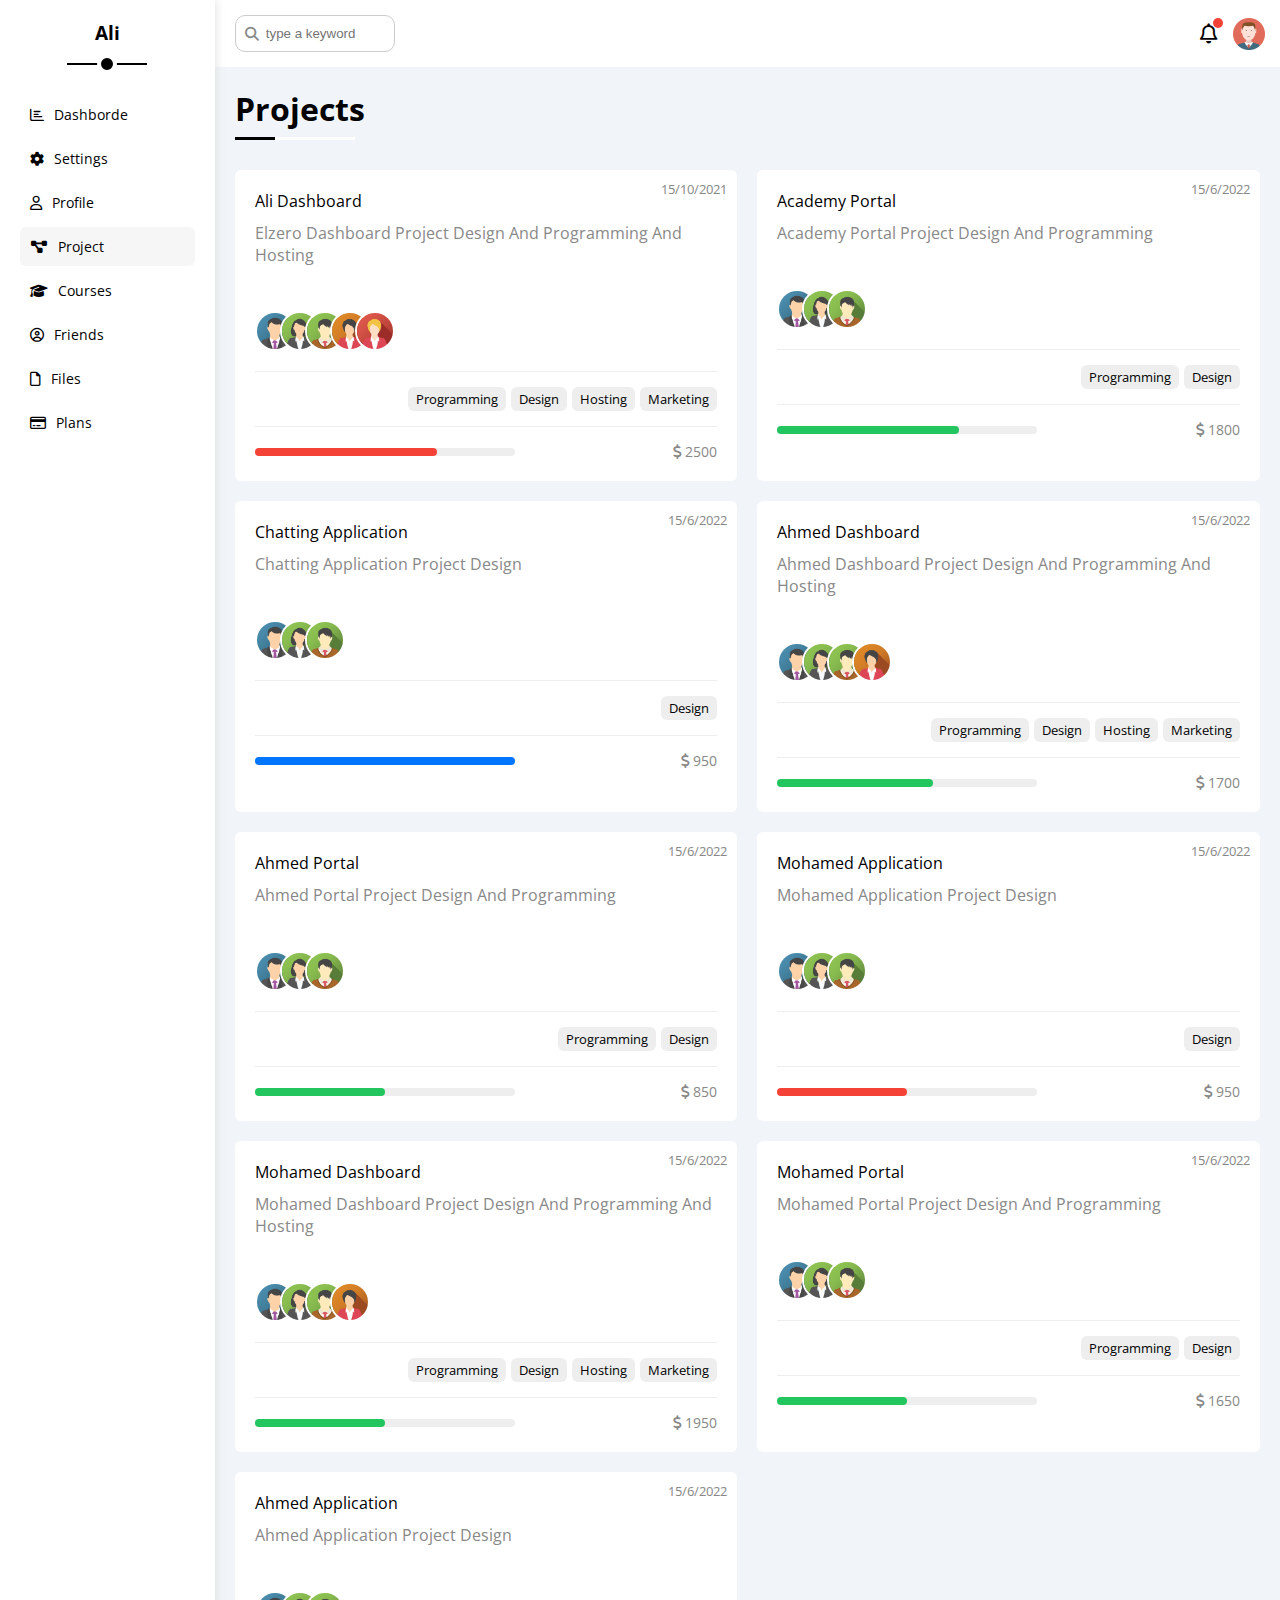
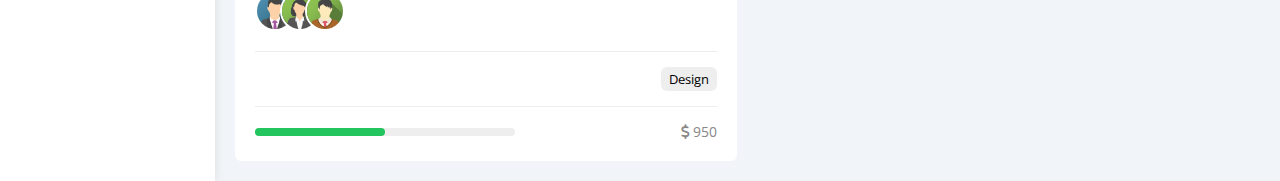
<file: project.html>
<!DOCTYPE html>
<html lang="en">
<head>
    <meta charset="UTF-8">
    <meta name="viewport" content="width=device-width, initial-scale=1.0">
    <title>Project</title>
    <link rel="stylesheet" href="css/all.min.css">
    <link rel="stylesheet" href="css/framework.css">
    <link rel="stylesheet" href="css/master.css">
    <link rel="preconnect" href="https://fonts.googleapis.com">
    <link rel="preconnect" href="https://fonts.gstatic.com" crossorigin>
    <link href="https://fonts.googleapis.com/css2?family=Cairo:wght@400;700&family=Open+Sans:wght@400;700&display=swap" rel="stylesheet">
</head>
<body>
    <div class="page d-flex">
        <div class="sidebar bg-white p-20 p-relative">
            <h3 class="p-relative txt-c mt-0">Ali</h3>
            <ul>
                <li>
                    <a class=" d-flex ai-center fs-14 c-black rad-6 p-10" href="index.html">
                    <i class="fa-regular fa-chart-bar"></i>
                    <span>Dashborde</span></a>
                </li>
                <li>
                    <a class=" d-flex ai-center fs-14 c-black rad-6 p-10" href="settings.html">
                    <i class="fa-solid fa-gear"></i>
                    <span>Settings</span></a>
                </li>
                <li>
                    <a class=" d-flex ai-center fs-14 c-black rad-6 p-10" href="Profile.html">
                    <i class="fa-regular fa-user "></i>
                    <span>Profile</span></a>
                </li>
                <li>
                    <a class=" active d-flex ai-center fs-14 c-black rad-6 p-10" href="Project.html">
                    <i class="fa-solid fa-diagram-project fa-fw"></i>
                    <span>Project</span></a>
                </li>
                <li>
                    <a class=" d-flex ai-center fs-14 c-black rad-6 p-10" href="Courses.html">
                    <i class="fa-solid fa-graduation-cap"></i>
                    <span>Courses</span></a>
                </li>
                <li>
                    <a class=" d-flex ai-center fs-14 c-black rad-6 p-10" href="Friends.html">
                    <i class="fa-regular fa-circle-user"></i>
                    <span>Friends</span></a>
                </li>
                <li>
                    <a class=" d-flex ai-center fs-14 c-black rad-6 p-10" href="Files.html">
                    <i class="fa-regular fa-file"></i>
                    <span>Files</span></a>
                </li>
                <li>
                    <a class=" d-flex ai-center fs-14 c-black rad-6 p-10" href="Plans.html">
                    <i class="fa-regular fa-credit-card"></i>
                    <span>Plans</span></a>
                </li>
            </ul>
        </div>
        <div class="content w-full">
            <!-- start head -->
            <div class="head bg-white p-15 between-flex">
                <div class="search p-relative">
                    <input class="p-10" type="search" placeholder="type a keyword">
                </div>
                <div class="icons d-flex ai-center">
                    <span class="notification p-relative"><i class="fa-regular fa-bell fa-lg"></i></span>
                    <img src="img/avatar (1).png" alt="">
                </div>
            </div>
            <!-- end head -->
            <h1 class="p-relative">Projects</h1>
            <div class="Projects-page d-grid m-20 gap-20">
                <div class="project bg-white p-20 rad-6 p-relative">
                    <span class="date fs-13 c-grey">15/10/2021</span>
                    <h4 class="m-0">Ali Dashboard</h4>
                    <p class="c-grey mt-10 mb-10">Elzero Dashboard Project Design And Programming And Hosting</p>
                    <div class="team">
                        <a href="#"><img src="img/team-01.png" alt=""></a>
                        <a href="#"><img src="img/team-02.png" alt=""></a>
                        <a href="#"><img src="img/team-03.png" alt=""></a>
                        <a href="#"><img src="img/team-04.png" alt=""></a>
                        <a href="#"><img src="img/team-05.png" alt=""></a>
                    </div>
                    <div class="do d-flex">
                        <span class="fs-13 rad-6 bg-eee">Programming</span>
                        <span class="fs-13 rad-6 bg-eee">Design</span>
                        <span class="fs-13 rad-6 bg-eee">Hosting</span>
                        <span class="fs-13 rad-6 bg-eee">Marketing</span>
                    </div>
                    <div class="info between-flex">
                        <div class="prog bg-eee">
                            <span class="bg-red" style="width: 70%;"></span>
                        </div>
                        <div class="fs-14 c-grey">
                            <i class="fa-solid fa-dollar-sign"></i>
                            2500
                        </div>
                    </div>
                </div>
                <div class="project bg-white p-20 rad-6 p-relative">
                    <span class="date fs-13 c-grey">15/6/2022</span>
                    <h4 class="m-0">Academy Portal</h4>
                    <p class="c-grey mt-10 mb-10">Academy Portal Project Design And Programming</p>
                    <div class="team">
                        <a href="#"><img src="img/team-01.png" alt=""></a>
                        <a href="#"><img src="img/team-02.png" alt=""></a>
                        <a href="#"><img src="img/team-03.png" alt=""></a>
                    </div>
                    <div class="do d-flex">
                        <span class="fs-13 rad-6 bg-eee">Programming</span>
                        <span class="fs-13 rad-6 bg-eee">Design</span>
                    </div>
                    <div class="info between-flex">
                        <div class="prog bg-eee">
                            <span class="bg-green" style="width: 70%;"></span>
                        </div>
                        <div class="fs-14 c-grey">
                            <i class="fa-solid fa-dollar-sign"></i>
                            1800
                        </div>
                    </div>
                </div>
                <div class="project bg-white p-20 rad-6 p-relative">
                    <span class="date fs-13 c-grey">15/6/2022</span>
                    <h4 class="m-0">Chatting Application</h4>
                    <p class="c-grey mt-10 mb-10">Chatting Application Project Design</p>
                    <div class="team">
                        <a href="#"><img src="img/team-01.png" alt=""></a>
                        <a href="#"><img src="img/team-02.png" alt=""></a>
                        <a href="#"><img src="img/team-03.png" alt=""></a>
                    </div>
                    <div class="do d-flex">
                        <span class="fs-13 rad-6 bg-eee">Design</span>
                    </div>
                    <div class="info between-flex">
                        <div class="prog bg-eee">
                            <span class="bg-blue" style="width: 100%;"></span>
                        </div>
                        <div class="fs-14 c-grey">
                            <i class="fa-solid fa-dollar-sign"></i>
                            950
                        </div>
                    </div>
                </div>
                <div class="project bg-white p-20 rad-6 p-relative">
                    <span class="date fs-13 c-grey">15/6/2022</span>
                    <h4 class="m-0">Ahmed Dashboard</h4>
                    <p class="c-grey mt-10 mb-10">Ahmed Dashboard Project Design And Programming And Hosting</p>
                    <div class="team">
                        <a href="#"><img src="img/team-01.png" alt=""></a>
                        <a href="#"><img src="img/team-02.png" alt=""></a>
                        <a href="#"><img src="img/team-03.png" alt=""></a>
                        <a href="#"><img src="img/team-04.png" alt=""></a>
                    </div>
                    <div class="do d-flex">
                        <span class="fs-13 rad-6 bg-eee">Programming</span>
                        <span class="fs-13 rad-6 bg-eee">Design</span>
                        <span class="fs-13 rad-6 bg-eee">Hosting</span>
                        <span class="fs-13 rad-6 bg-eee">Marketing</span>
                    </div>
                    <div class="info between-flex">
                        <div class="prog bg-eee">
                            <span class="bg-green" style="width: 60%;"></span>
                        </div>
                        <div class="fs-14 c-grey">
                            <i class="fa-solid fa-dollar-sign"></i>
                            1700
                        </div>
                    </div>
                </div>
                <div class="project bg-white p-20 rad-6 p-relative">
                    <span class="date fs-13 c-grey">15/6/2022</span>
                    <h4 class="m-0">Ahmed Portal</h4>
                    <p class="c-grey mt-10 mb-10">Ahmed Portal Project Design And Programming</p>
                    <div class="team">
                        <a href="#"><img src="img/team-01.png" alt=""></a>
                        <a href="#"><img src="img/team-02.png" alt=""></a>
                        <a href="#"><img src="img/team-03.png" alt=""></a>
                    </div>
                    <div class="do d-flex">
                        <span class="fs-13 rad-6 bg-eee">Programming</span>
                        <span class="fs-13 rad-6 bg-eee">Design</span>
                    </div>
                    <div class="info between-flex">
                        <div class="prog bg-eee">
                            <span class="bg-green" style="width: 50%;"></span>
                        </div>
                        <div class="fs-14 c-grey">
                            <i class="fa-solid fa-dollar-sign"></i>
                            850
                        </div>
                    </div>
                </div>
                <div class="project bg-white p-20 rad-6 p-relative">
                    <span class="date fs-13 c-grey">15/6/2022</span>
                    <h4 class="m-0">Mohamed Application</h4>
                    <p class="c-grey mt-10 mb-10">Mohamed Application Project Design</p>
                    <div class="team">
                        <a href="#"><img src="img/team-01.png" alt=""></a>
                        <a href="#"><img src="img/team-02.png" alt=""></a>
                        <a href="#"><img src="img/team-03.png" alt=""></a>
                    </div>
                    <div class="do d-flex">
                        <span class="fs-13 rad-6 bg-eee">Design</span>
                    </div>
                    <div class="info between-flex">
                        <div class="prog bg-eee">
                            <span class="bg-red" style="width: 50%;"></span>
                        </div>
                        <div class="fs-14 c-grey">
                            <i class="fa-solid fa-dollar-sign"></i>
                            950
                        </div>
                    </div>
                </div>
                <div class="project bg-white p-20 rad-6 p-relative">
                    <span class="date fs-13 c-grey">15/6/2022</span>
                    <h4 class="m-0">Mohamed Dashboard</h4>
                    <p class="c-grey mt-10 mb-10">Mohamed Dashboard Project Design And Programming And Hosting</p>
                    <div class="team">
                        <a href="#"><img src="img/team-01.png" alt=""></a>
                        <a href="#"><img src="img/team-02.png" alt=""></a>
                        <a href="#"><img src="img/team-03.png" alt=""></a>
                        <a href="#"><img src="img/team-04.png" alt=""></a>
                    </div>
                    <div class="do d-flex">
                        <span class="fs-13 rad-6 bg-eee">Programming</span>
                        <span class="fs-13 rad-6 bg-eee">Design</span>
                        <span class="fs-13 rad-6 bg-eee">Hosting</span>
                        <span class="fs-13 rad-6 bg-eee">Marketing</span>
                    </div>
                    <div class="info between-flex">
                        <div class="prog bg-eee">
                            <span class="bg-green" style="width: 50%;"></span>
                        </div>
                        <div class="fs-14 c-grey">
                            <i class="fa-solid fa-dollar-sign"></i>
                            1950
                        </div>
                    </div>
                </div>
                <div class="project bg-white p-20 rad-6 p-relative">
                    <span class="date fs-13 c-grey">15/6/2022</span>
                    <h4 class="m-0">Mohamed Portal</h4>
                    <p class="c-grey mt-10 mb-10">Mohamed Portal Project Design And Programming</p>
                    <div class="team">
                        <a href="#"><img src="img/team-01.png" alt=""></a>
                        <a href="#"><img src="img/team-02.png" alt=""></a>
                        <a href="#"><img src="img/team-03.png" alt=""></a>
                    </div>
                    <div class="do d-flex">
                        <span class="fs-13 rad-6 bg-eee">Programming</span>
                        <span class="fs-13 rad-6 bg-eee">Design</span>
                    </div>
                    <div class="info between-flex">
                        <div class="prog bg-eee">
                            <span class="bg-green" style="width: 50%;"></span>
                        </div>
                        <div class="fs-14 c-grey">
                            <i class="fa-solid fa-dollar-sign"></i>
                            1650
                        </div>
                    </div>
                </div>
                <div class="project bg-white p-20 rad-6 p-relative">
                    <span class="date fs-13 c-grey">15/6/2022</span>
                    <h4 class="m-0">Ahmed Application</h4>
                    <p class="c-grey mt-10 mb-10">Ahmed Application Project Design</p>
                    <div class="team">
                        <a href="#"><img src="img/team-01.png" alt=""></a>
                        <a href="#"><img src="img/team-02.png" alt=""></a>
                        <a href="#"><img src="img/team-03.png" alt=""></a>
                    </div>
                    <div class="do d-flex">
                        <span class="fs-13 rad-6 bg-eee">Design</span>
                    </div>
                    <div class="info between-flex">
                        <div class="prog bg-eee">
                            <span class="bg-green" style="width: 50%;"></span>
                        </div>
                        <div class="fs-14 c-grey">
                            <i class="fa-solid fa-dollar-sign"></i>
                            950
                        </div>
                    </div>
                </div>
            </div>
        </div>
    </div>
    <div class="up"><i class="fa-solid fa-arrow-up"></i></div>
    <script src="js/master.js"></script>
</body>
</html>
</file>
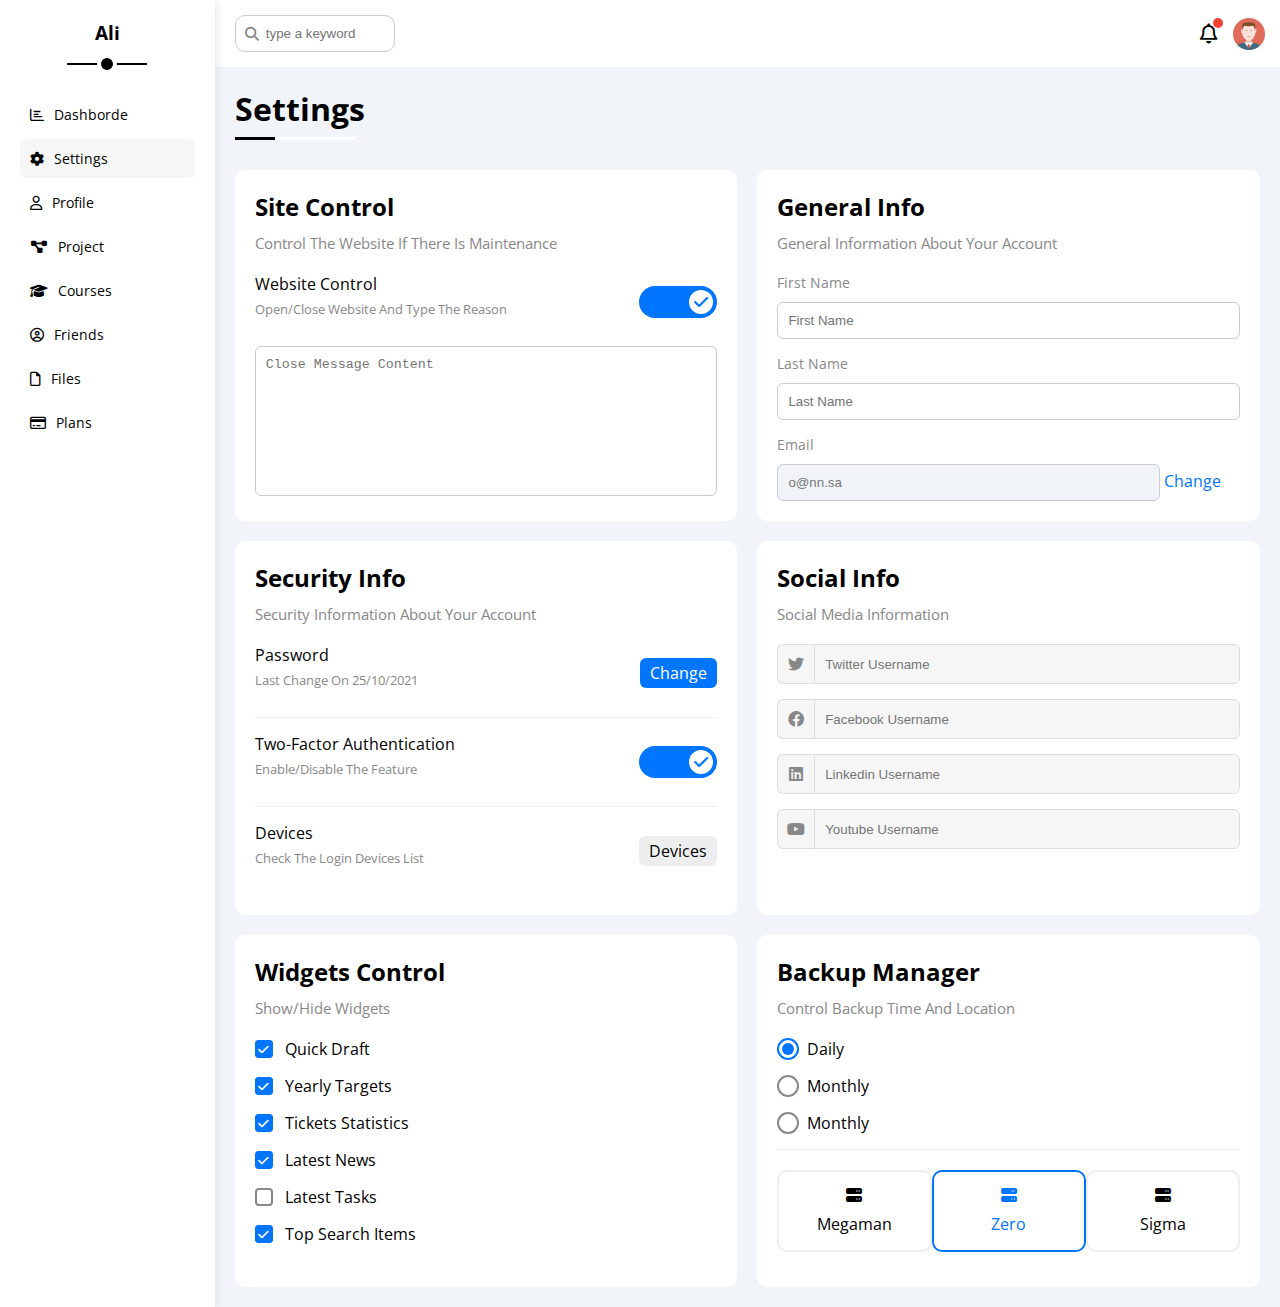
<file: settings.html>
<!DOCTYPE html>
<html lang="en">
<head>
    <meta charset="UTF-8">
    <meta name="viewport" content="width=device-width, initial-scale=1.0">
    <title>Settings</title>
    <link rel="stylesheet" href="css/all.min.css">
    <link rel="stylesheet" href="css/framework.css">
    <link rel="stylesheet" href="css/master.css">
    <link rel="preconnect" href="https://fonts.googleapis.com">
    <link rel="preconnect" href="https://fonts.gstatic.com" crossorigin>
    <link href="https://fonts.googleapis.com/css2?family=Cairo:wght@400;700&family=Open+Sans:wght@400;700&display=swap" rel="stylesheet">
</head>
<body>
    <div class="page d-flex">
        <div class="sidebar bg-white p-20 p-relative">
            <h3 class="p-relative txt-c mt-0">Ali</h3>
            <ul>
                <li>
                    <a class=" d-flex ai-center fs-14 c-black rad-6 p-10" href="index.html">
                    <i class="fa-regular fa-chart-bar"></i>
                    <span>Dashborde</span></a>
                </li>
                <li>
                    <a class="active d-flex ai-center fs-14 c-black rad-6 p-10" href="settings.html">
                    <i class="fa-solid fa-gear"></i>
                    <span>Settings</span></a>
                </li>
                <li>
                    <a class=" d-flex ai-center fs-14 c-black rad-6 p-10" href="Profile.html">
                    <i class="fa-regular fa-user "></i>
                    <span>Profile</span></a>
                </li>
                <li>
                    <a class=" d-flex ai-center fs-14 c-black rad-6 p-10" href="Project.html">
                    <i class="fa-solid fa-diagram-project fa-fw"></i>
                    <span>Project</span></a>
                </li>
                <li>
                    <a class=" d-flex ai-center fs-14 c-black rad-6 p-10" href="Courses.html">
                    <i class="fa-solid fa-graduation-cap"></i>
                    <span>Courses</span></a>
                </li>
                <li>
                    <a class=" d-flex ai-center fs-14 c-black rad-6 p-10" href="Friends.html">
                    <i class="fa-regular fa-circle-user"></i>
                    <span>Friends</span></a>
                </li>
                <li>
                    <a class=" d-flex ai-center fs-14 c-black rad-6 p-10" href="Files.html">
                    <i class="fa-regular fa-file"></i>
                    <span>Files</span></a>
                </li>
                <li>
                    <a class=" d-flex ai-center fs-14 c-black rad-6 p-10" href="Plans.html">
                    <i class="fa-regular fa-credit-card"></i>
                    <span>Plans</span></a>
                </li>
            </ul>
        </div>
        <div class="content w-full">
            <!-- start head -->
            <div class="head bg-white p-15 between-flex">
                <div class="search p-relative">
                    <input class="p-10" type="search" placeholder="type a keyword">
                </div>
                <div class="icons d-flex ai-center">
                    <span class="notification p-relative"><i class="fa-regular fa-bell fa-lg"></i></span>
                    <img src="img/avatar (1).png" alt="">
                </div>
            </div>
            <!-- end head -->
            <h1 class="p-relative">Settings</h1>
            <div class="settings-page m-20 d-grid gap-20">
                <!-- start settings box  -->
                <div class="p-20 bg-white rad-10">
                    <h2 class="mt-0 mb-10">Site Control</h2>
                    <p class="mt-0 mb-20 c-grey fs-15">Control The Website If There Is Maintenance</p>
                    <div class="mb-15 between-flex">
                        <div>
                            <span>Website Control</span>
                            <p class="c-grey mt-5 mb-0 fs-13">Open/Close Website And Type The Reason</p>
                        </div>
                        <div>
                            <label>
                                <input class="toggle-checkbox" type="checkbox" checked>
                                <div class="toggle-switch"></div>
                            </label>
                        </div>
                    </div>
                    <textarea class="close-messge p-10 rad-6 d-block w-full" placeholder="Close Message Content"></textarea>
                </div>
                <!-- end settings box -->
                <!-- start settings box  -->
                <div class="p-20 bg-white rad-10">
                    <h2 class="mt-0 mb-10">General Info</h2>
                    <p class="mt-0 mb-20 c-grey fs-15">General Information About Your Account</p> 
                    <div class="mb-15">
                        <label class="fs-14 c-grey d-block mb-10" for="First">First Name</label>
                        <input class="b-none p-10 rad-6  d-block w-full border-ccc" type="text" id="First" placeholder="First Name">
                    </div>
                    <div class="mb-15">
                        <label class="fs-14 c-grey d-block mb-10" for="Last">Last Name</label>
                        <input class="b-none p-10 rad-6  d-block w-full border-ccc" type="text" id="Last" placeholder="Last Name">
                    </div>
                    <div class="">
                        <label class="fs-14 c-grey d-block mb-10" for="Email">Email</label>
                        <input class="Email b-none p-10 rad-6  d-block w-full border-ccc" disabled type="Email" id="Email" placeholder="o@nn.sa">
                        <a class="c-blue" href="#">Change</a>
                    </div>
                </div>
                <!-- end settings box -->
                <!-- start settings box  -->
                <div class="p-20 bg-white rad-10">
                    <h2 class="mt-0 mb-10">Security Info</h2>
                    <p class="mt-0 mb-20 c-grey fs-15">Security Information About Your Account</p>
                    <div class="sec-box mb-15 between-flex">
                        <div>
                            <span>Password</span>
                            <p class="c-grey mt-5 mb-0 fs-13">Last Change On 25/10/2021</p>
                        </div>
                        <a class="button btn-shape bg-blue c-white" href="#">Change</a>
                    </div>
                    <div class="sec-box mb-15 between-flex">
                        <div>
                            <span>Two-Factor Authentication</span>
                            <p class="c-grey mt-5 mb-0 fs-13">Enable/Disable The Feature</p>
                        </div>
                        <label>
                            <input class="toggle-checkbox" type="checkbox" checked>
                            <div class="toggle-switch"></div>
                        </label>
                    </div>
                    <div class="sec-box  between-flex">
                        <div>
                            <span>Devices</span>
                            <p class="c-grey mt-5 mb-0 fs-13">Check The Login Devices List</p>
                        </div>
                        <a class="btn-shape bg-eee c-black" href="#">Devices</a>
                    </div>
                </div>
                <!-- end settings box -->
                <!-- start settings box  -->
                <div class="social-boxes p-20 bg-white rad-10">
                    <h2 class="mt-0 mb-10">Social Info</h2>
                    <p class="mt-0 mb-20 c-grey fs-15">Social Media Information</p>
                    <div class="d-flex ai-center mb-15">
                        <i class="fa-brands fa-twitter center-flex c-grey"></i> 
                        <input class="w-full" type="text" placeholder="Twitter Username">
                    </div>
                    <div class="d-flex ai-center mb-15">
                        <i class="fa-brands fa-facebook center-flex c-grey"></i> 
                        <input class="w-full" type="text" placeholder="Facebook Username">
                    </div>
                    <div class="d-flex ai-center mb-15">
                        <i class="fa-brands fa-linkedin center-flex c-grey"></i> 
                        <input class="w-full" type="text" placeholder="Linkedin Username">
                    </div>
                    <div class="d-flex ai-center mb-15">
                        <i class="fa-brands fa-youtube center-flex c-grey"></i> 
                        <input class="w-full" type="text" placeholder="Youtube Username">
                    </div>
                </div>
                <!-- end settings box -->
                <!-- start settings box  -->
                <div class="Widgets-control p-20 bg-white rad-10">
                    <h2 class="mt-0 mb-10">Widgets Control</h2>
                    <p class="mt-0 mb-20 c-grey fs-15">Show/Hide Widgets</p>
                    <div class="control d-flex ai-center mb-15">
                        <input type="checkbox" checked id="one">
                        <label for="one">Quick Draft</label>
                    </div>
                    <div class="control d-flex ai-center mb-15">
                        <input type="checkbox" checked id="two">
                        <label for="two">Yearly Targets</label>
                    </div>
                    <div class="control d-flex ai-center mb-15">
                        <input type="checkbox" checked id="three">
                        <label for="three">Tickets Statistics</label>
                    </div>
                    <div class="control d-flex ai-center mb-15">
                        <input type="checkbox" checked id="four">
                        <label for="four">Latest News</label>
                    </div>
                    <div class="control d-flex ai-center mb-15">
                        <input type="checkbox" id="five">
                        <label for="five">Latest Tasks</label>
                    </div>
                    <div class="control d-flex ai-center mb-15">
                        <input type="checkbox" checked id="six">
                        <label for="six">Top Search Items</label>
                    </div>
                </div>
                <!-- end settings box -->
                <!-- start settings box  -->
                <div class="Backup-control p-20 bg-white rad-10">
                    <h2 class="mt-0 mb-10">Backup Manager</h2>
                    <p class="mt-0 mb-20 c-grey fs-15">Control Backup Time And Location</p>
                    <div class="date d-flex ai-center mb-15">
                        <input type="radio" name="time" checked id="Daily">
                        <label for="Daily">Daily</label>
                    </div>
                    <div class="date d-flex ai-center mb-15">
                        <input type="radio" name="time"  id="Monthly">
                        <label for="Monthly">Monthly</label>
                    </div>
                    <div class="date d-flex ai-center mb-15">
                        <input type="radio" name="time"  id="Monthly">
                        <label for="Monthly">Monthly</label>
                    </div>
                    <div class="servers d-flex ai-center txt-c">
                        <input type="radio" name="servers" id="server-one">
                        <div class="server mb-15 rad-10 w-full">
                            <label class="d-block m-15" for="server-one">
                                <i class="fa-solid fa-server d-block mb-10"></i>
                                Megaman
                            </label>
                        </div>
                        <input type="radio" name="servers" id="server-two" checked>
                        <div class="server mb-15 rad-10 w-full">
                            <label class="d-block m-15" for="server-two">
                                <i class="fa-solid fa-server d-block mb-10"></i>
                                Zero
                            </label>
                        </div>
                        <input type="radio" name="servers" id="server-three">
                        <div class="server mb-15 rad-10 w-full">
                            <label class="d-block m-15" for="server-three">
                                <i class="fa-solid fa-server d-block mb-10"></i>
                                Sigma
                            </label>
                        </div>
                    </div>
                </div>
                <!-- end settings box -->
            </div>
        </div>
    </div>
    <div class="up"><i class="fa-solid fa-arrow-up"></i></div>
    <script src="js/master.js"></script>
</body>
</html>
</file>
<file: css/framework.css>
:root{
    --blue-color:#0075ff;
    --blue-alt-color:#0d69d5;
    --orange-color:#f59e0b;
    --green-color:#22c55e;
    --red-color:#f44336;
    --grey-color:#888;
}

/* start box */
.d-flex{
    display: flex;
}
.ai-center{
    align-items: center;
}
.d-grid{
    display: grid;
}
.d-block{
    display: block;
}
.gap-20{
    gap: 20px;
}
.f-wrap{
    flex-wrap: wrap;
}
@media (max-width:767px){
    .block-mobile{
        display: block;
    }
}
/* end box */
/* start padding + margin */
.p-10{
    padding: 10px;
}
.p-15{
    padding: 15px;
}
.p-20{
    padding: 20px;
}
.pb-10{
    padding-bottom: 10px;
}
.pb-15{
    padding-bottom: 15px;
}
.pb-20{
    padding-bottom: 20px;
}
.pt-10{
    padding-top: 10px;
}
.pt-15{
    padding-top: 15px;
}
.pt-20{
    padding-top: 20px;
}
.pl-15{
    padding-left: 15px;
}
.m-0{
    margin: 0;
}
.m-15{
    margin: 15px;
}
.m-20{
    margin: 20px;
}
.mt-0{
    margin-top: 0;
}
.mt-5{
    margin-top: 5px;
}
.mt-10{
    margin-top: 10px;
}
.mt-15{
    margin-top: 15px;
}
.mt-20{
    margin-top: 20px;
}
.mt-25{
    margin-top: 25px;
}
.mr-10{
    margin-right: 10px;
}
.mr-15{
    margin-right: 15px;
}
.mb-5{
    margin-bottom: 5px;
}
.mb-10{
    margin-bottom: 10px;
}
.mb-15{
    margin-bottom: 15px;
}
.mb-20{
    margin-bottom: 20px;
}
.mb-25{
    margin-bottom: 25px;
}
/* end padding + margin */
/* start color */
.bg-white{
    background-color: white;
}
.bg-eee{
    background-color: #eee;
}
.bg-blue{
    background-color: var(--blue-color);
}
.bg-orange{
    background-color: var(--orange-color);
}
.bg-green{
    background-color: var(--green-color);
}
.bg-red{
    background-color: var(--red-color);
}
.bg-grey{
    background-color: var(--grey-color);
}
.c-white{
    color: white;
}
.c-black{
    color: black;
}
.c-grey{
    color: var(--grey-color);
}
.c-red{
    color: var(--red-color);
}
.c-green{
    color: var(--green-color);
}
.c-blue{
    color: var(--blue-color);
}
.c-orange{
    color: var(--orange-color);
}
/* end color */
/* start position */
.p-relative{
    position: relative;
}
.p-absolute{
    position: absolute;
}
/* end position */
/* start  font */
.txt-c{
    text-align: center;
}
.fw-bold{
    font-weight: bold;
}
.fs-13{
    font-size: 13px;
}
.fs-14{
    font-size: 14px;
}
.fs-15{
    font-size: 15px;
}
.fs-25{
    font-size: 25px;
}
@media (max-width:767px){
    .txt-c-mobile{
        text-align: center;
    }
}
/* end  font */
/* start border */
.b-none{
    border: none;
}
.border-ccc{
    border: 1px solid #ccc;
}
.border-eee{
    border: 1px solid #eee;
}
.rad-6{
    border-radius: 6px;
}
.rad-10{
    border-radius: 10px;
}
.rad-half{
    border-radius: 50%;
}
/* end border */
/* start width + hight */
.w-full{
    width: 100%;
}
.w-fit{
    width: fit-content;
}
.w-100{
    width: 100px;
}
.h-full{
    height: 100%;
}
.h-100{
    height: 100px;
}
/* end width + hight */
@media (max-width:767px){
    .hide-mobile{
        display: none;
    }
}
/* start components */
.between-flex{
    display: flex;
    align-items: center;
    justify-content: space-between;
    
}
.center-flex{
    display: flex;
    justify-content: center;
    align-items: center;
}
.space-between{
    justify-content: space-between;
}
.btn-shape{
    padding: 4px 10px;
    border-radius: 6px;
}
/* end components */
</file>
<file: css/master.css>
:root{
    --blue-color:#0075ff;
    --blue-alt-color:#0d69d5;
    --orange-color:#f59e0b;
    --green-color:#22c55e;
    --red-color:#f44336;
    --grey-color:#888;
}

*{
    box-sizing: border-box;
}
body{
    font-family:"Open Sans", sans-serif;
    margin: 0;
}
*:focus{
    outline: none;
}
a{
    text-decoration: none;
}
ul{
    list-style: none;
    padding: 0;
}
::-webkit-scrollbar{
    width: 15px;
}
::-webkit-scrollbar-track{
    background-color: white;
}
::-webkit-scrollbar-thumb{
    background-color: var(--blue-color);
}
::-webkit-scrollbar-thumb:hover{
    background-color: var(--blue-alt-color);
}
.page{
    min-height: 100vh;
    background-color: #f1f5f9;
}
/* start sidebar  */
.sidebar{
    width: 250px;
    box-shadow: 0 0 10px #ddd;
}
.sidebar > h3{
    margin-bottom: 50px;

}
.sidebar > h3::before,
.sidebar > h3::after{
    content: "";
    position: absolute;
  background-color: black;
   left: 50%;
   transform: translateX(-50%);
}
.sidebar > h3::before{
    bottom: -20px;
    width: 80px;
    height: 2px;
}
.sidebar > h3::after{
    bottom: -29px;
    left: 50%;
    width: 12px;
    height: 12px;
    border-radius: 50%;
    border: 4px solid white;
}
.sidebar ul li a span{
    font-size: 14px;
    margin-left:10px ;
}
.sidebar ul li a{
    transition: 0.3s;
    margin-bottom: 5px;
}
.sidebar ul li a:hover,
.sidebar ul li a.active{
    background-color: #f6f6f6;
}
@media (max-width:767px){
    .sidebar{
        width: 58px;
        padding: 10px;
    }
    .sidebar > h3{
        font-size: 13px;
        margin-bottom: 15px;
    }
    .sidebar > h3::before,
    .sidebar > h3::after{
        display: none;
    }
    .sidebar ul li a span{
        display: none;
    }

}
/* end sidebar  */
/* start content  */
.content{
    overflow: hidden;

}
.head .search::before{
    font-family: "Font awesome 6 Free";
    content: "\f002";
    font-weight: 900;
    position: absolute;
    left: 15px;
    top: 50%;
    transform: translateY(-50%);
    font-size: 14px;
    color: var(--grey-color);
}
.head .search input{
    border: 1px solid #ccc;
    border-radius: 10px;
    margin-left: 5px;
    padding-left: 30px;
    width: 160px;
    transition: width 0.3s;
}
.head .search input:focus{
    width: 200px;

}
.head .search input:focus::placeholder{
    opacity: 0;

}
.head .icons .notification::before{
    content: "";
    position: absolute;
    width: 10px;
    height: 10px;
    background-color: var(--red-color);
    border-radius: 50%;
    top: -5px;
    right: -5px;
}
.head .icons img{
    width: 32px;
    height: 32px;
    margin-left: 15px;
}
h1{
    margin: 20px 20px 40px;
}
h1::before,
h1::after{
    content: "";
    position: absolute;
    bottom: -10px;
    left: 0;
    height: 3px;
}
h1::before{
    background-color: white;
    width: 120px;
}
h1::after{
    background-color: black;
    width: 40px;
}
.wrapper{
    grid-template-columns: repeat(auto-fill, minmax(450px, 1fr));
    margin-left: 20px;
    margin-right: 20px;
    margin-bottom: 20px;
}
@media (max-width:767px){
    .wrapper{
        grid-template-columns: minmax(200px, 1fr);
        margin-left: 10px;
        margin-right: 10px;
        gap: 10px;
    }
}
/* end content  */
/* start welcome widget*/
.welcome{
    overflow: hidden;
}
.welcome .intro img{
    width: 200px;
    margin-bottom: -10px;
}
.welcome .avatar{
    width: 64px;
    height: 64px;
    border: 2px solid white;
    border-radius: 50%;
    padding: 2px;
    box-shadow: 0 0 5px #ddd;
    margin-left: 20px;
    margin-top: -32px;
}
.welcome .body{
    border-top: 1px solid #eee;
    border-bottom: 1px solid #eee;
}
.welcome .body > div{
    flex: 1;
}
.welcome .visit{
    margin: 0 15px 15px auto;
    transition: 0.3s;
}
.welcome .visit:hover{
    background-color: var(--blue-alt-color);
}
@media (max-width:767px){
    .welcome .intro{
        padding-bottom: 30px;
    }
    .welcome .avatar{
        margin-left: 0;
    }
    .welcome .body > div:not(:last-child){
        margin-bottom: 20px;
    }
}

/* end welcome widget */
/* start Quick draft widget */
.quick-draft textarea{
    resize: none;
    min-height: 180px;
}
.quick-draft .save{
    margin-left: auto;
    transition: 0.3s;
    cursor: pointer;
}
.quick-draft .save:hover{
    background-color: var(--blue-alt-color);
}
/* end Quick draft widget */
/* start targets */
.targets .target-row .icon{
    width: 80px;
    height: 80px;
    margin-right: 15px;

}
.targets .details{
    flex: 1;
}
.targets .details .progress{
    height: 4px;
}
.targets .details .progress > span{
    position: absolute;
    left: 0;
    top: 0;
    height: 100%;

}
.targets .details .progress > span span{
    position: absolute;
    bottom: 16px;
    right: -16px;
    color: white;
    padding: 2px 5px;
    border-radius: 6px;
    font-size: 13px;

}
.targets .details .progress > span span::after{
    content: "";
    position: absolute;
    border-color: transparent;
    border-width: 5px;
    border-style: solid;
    bottom: -10px;
    left: 50%;
    transform: translateX(-50%);
}
.targets .details .progress > .blue span::after{
    border-top-color: var(--blue-color);
}
.targets .details .progress > .orange span::after{
    border-top-color: var(--orange-color);
}
.targets .details .progress > .green span::after{
    border-top-color: var(--green-color);
}
.blue .icon,
.blue .progress{
    background-color: rgb(0 117 255 / 20%);
}
.orange .icon,
.orange .progress{
    background-color: rgb(245 158 11 / 20%);
}
.green .icon,
.green .progress{
    background-color: rgb(34 197 94 / 20%);
}
/* end targets */
/* start tickets */
.tickets .box{
    width: calc(50% - 10px) ;
    border: 1px solid #ccc;
}
@media(max-width:767px){
    .tickets .box{
        width: 100%;
    }
}
/* end tickets */
/* start news */
.latest-news .news-row:not(:last-of-type){
    margin-bottom:20px ;
    padding-bottom: 20px;
    border-bottom: 1px solid #ccc;
}
.latest-news .news-row img{
    width: 100px;
    border-radius: 6px;
    margin-right: 15px;
}
.latest-news .info{
    flex-grow: 1;
}
.latest-news .info h3{
    margin: 0 0 6px;
    font-size: 16px;
}
@media (max-width:767px){
    .latest-news .news-row{
        display: block;
    }
    .latest-news  .label{
        width: fit-content;
        margin: 10px auto;
    }
}
/* end news */
/* start tasks */
.tasks .tasks-row:not(:last-of-type){
    margin-bottom: 15px;
    padding-bottom: 15px;
    border-bottom: 1px solid #ccc;
}
.tasks .tasks-row .info{
    flex-grow: 1;
}
.tasks .done{
    opacity: 0.3;
}
.tasks .done h3,
.tasks .done p{
    text-decoration: line-through;
}
.tasks .delete{
    cursor: pointer;
}
.tasks .delete:hover{
    color: var(--red-color);
    transition: 0.3s;
}
/* end tasks */
/* start latest-uplaods */
.latest-uploads ul li:not(:last-child){
    border-bottom: 1px solid #ccc;
}
.latest-uploads ul li img{
    width: 40px;
    height: 40px;
}

/* end latest-uplaods */
/* start last project */
.last-project ul::before{
    content: "";
    position: absolute;
    left: 11px;
    width: 2px;
    height: 100%;
    background-color: var(--blue-color);
}
.last-project ul li::before{
    content: "";
    width: 20px;
    height: 20px;
    display: block;
    border-radius: 50%;
    background-color: white;
    border: 2px solid white;
    outline: 2px solid var(--blue-color);
    margin-right: 15px;
    z-index: 1;
}
.last-project ul li.done::before{
    content: "";
    background-color: var(--blue-alt-color);
}
.last-project ul li.current::before{
    content: "";
    animation: change-color 0.8s infinite alternate;
}
.last-project img{
    position: absolute;
    width: 160px;
    right: 0;
    bottom: 0;
    opacity: 0.3;
}
/* end last project */
/* start reminders */
.reminders ul li .key{
    width: 15px;
    height: 15px;
}
.reminders ul li  .blue{
    border-left:2px solid var(--blue-color);
}
.reminders ul li  .green{
    border-left:2px solid var(--green-color);
}
.reminders ul li  .orange{
    border-left:2px solid var(--orange-color);
}
.reminders ul li  .red{
    border-left:2px solid var(--red-color);
}
/* end reminders */
/* start latest-post */
.latest-post .avatar{
    width: 48px;
    height: 48px;
}
.latest-post .Post-content{
    text-transform: capitalize;
    line-height: 1.8;
    border-top: 1px solid #eee;
    border-bottom: 1px solid #eee;
    min-height: 140px;
}
/* end latest-post */
/* start Social Media */
.social-madia .box{
    padding-left: 70px;
}
.social-madia .box i{
    position: absolute;
    left: 0;
    top: 0;
    width: 52px;
    transition: 0.3s;
}
.social-madia .box i:hover{
    transform: rotate(5deg);
}
.social-madia .twitter{
    background-color: rgb(29 161 242 / 20%);
    color: #1da1f2;
}
.social-madia .twitter i,
.social-madia .twitter a{
    background-color:#1da1f2 ;
}
.social-madia .facebook{
    background-color: rgb(24 119 242 / 20%);
    color: #1da1f2;
}
.social-madia .facebook i,
.social-madia .facebook a{
    background-color:#1da1f2 ;
}
.social-madia .youtube{
    background-color: rgb(255 0 0 / 20%);
    color: #ff0000;
}
.social-madia .youtube i,
.social-madia .youtube a{
    background-color:#ff0000 ;
}
.social-madia .linkedin{
    background-color: rgb(0 119 181 / 20%);
    color: #0077b5;
}
.social-madia .linkedin i,
.social-madia .linkedin a{
    background-color:#0077b5 ;
}
/* end Social Media */
/* start Projects Table */
.projects .responsive-table{
    overflow-x: auto;
}
.projects table{
    min-width: 1000px;
    border-spacing: 0;
}
.projects table .label{
    font-size: 13px;
}
.projects thead td{
    background-color: #eee;
    font-weight: bold;
}
.projects table td{
    padding: 15px;
}
.projects tbody td{
    border-bottom:1px solid #eee ;
    border-left:1px solid #eee ;
    transition: 0.3s;
}
.projects table tbody tr td:last-child{
    border-right: 1px solid #eee;
}
.projects tbody tr:hover td {
    background-color: #faf7f7;
}
.projects table img{
    width: 32px;
    height: 32px;
    border-radius: 50%;
    padding: 2px;
    background-color: white;
}
.projects table img:not(:first-child){
    margin-left: -20px;
}

/* end Projects Table */
/* start settings */
.settings-page{
    grid-template-columns: repeat(auto-fill, minmax(500px, 1fr));
}
@media (max-width:767px) {
    .settings-page{
    grid-template-columns:minmax(100px, 1fr) ;
    margin-left: 10px;
    margin-right: 10px;
    gap: 10px;

}
}
.settings-page .close-messge{
    border: 1px solid #ccc;
    resize: none;
    min-height: 150px;
}
.settings-page .Email{
    display: inline-flex;
    width: calc(100% - 80px);
}
.settings-page .sec-box{
    padding-bottom: 15px;
}
.settings-page .sec-box:not(:last-of-type){
    border-bottom: 1px solid #eee;
}
.settings-page .sec-box .button{
    transition: 0.3s;
}
.settings-page .sec-box .button:hover{
    background-color: var(--blue-alt-color);
}
.settings-page :disabled{
    cursor: no-drop;
    background-color: #f0f4f8;
    color: #ccc;
}
.settings-page .social-boxes i{
    width: 40px;
    height: 40px;
    background-color: #f6f6f6;
    transition: 0.3s;
    border: 1px solid #ddd;
    border-right: none;
    border-radius: 6px 0 0 6px;

}
.settings-page .social-boxes input{
    height: 40px;
    background-color: #f6f6f6;
    border: 1px solid #ddd;
    border-radius: 0 6px 6px 0;
    padding-left: 10px;
}
.settings-page .social-boxes > div:focus-within i{
    color: black;
}
.Widgets-control .control label{
    padding-left: 30px;
    cursor: pointer;
    position: relative;
}
.Widgets-control .control input[type="checkbox"]{
    -webkit-appearance: none;
    appearance: none;
    display: none;
}
.Widgets-control .control label::before{
    content: "";
    position: absolute;
    left: 0;
    top: 50%;
    border-radius: 4px;
    width: 14px;
    height: 14px;
    border:2px solid var(--grey-color) ;
    margin-top: -9px ;
}
.Widgets-control .control label:hover::before{
    border-color: var(--blue-alt-color);
}
.Widgets-control .control label::after{
    content: "\f00c";
    font-family: "Font Awesome 5 Free";
    font-weight: 900;
    position: absolute;
    left: 0;
    top: 50%;
    background-color: var(--blue-color);
    color: white;
    margin-top: -9px;
    font-size: 12px;
    width: 18px;
    height: 18px;
    display: flex;
    justify-content: center;
    align-items: center;
    transform: scale(0) rotate(360deg);
    transition: 0.3s;
    border-radius: 4px;

}
.Widgets-control .control input[type="checkbox"]:checked + label::after{
    transform: scale(1);
}
.Backup-control  input[type=radio]{
    -webkit-appearance: none;
    appearance: none;
    display: none;
}
.Backup-control .date label{
    padding-left: 30px;
    position: relative;
    cursor: pointer;
}
.Backup-control .date label::before{
    content: "";
    position: absolute;
    left: 0;
    top: 50%;
    border-radius: 50%;
    width: 18px;
    height: 18px;
    border:2px solid var(--grey-color) ;
    margin-top: -11px ;
}
.Backup-control .date label::after{
    content: "";
    position: absolute;
    width: 12px;
    height: 12px;
    border-radius: 50%;
    background-color:var(--blue-color) ;
    left: 5px;
    top: 5px;
    transition: 0.3s;
    transform: scale(0);
}
.Backup-control .date input[type="radio"]:checked + label::before{
    border-color: var(--blue-color);
}
.Backup-control .date input[type="radio"]:checked + label::after{
    transform: scale(1);
}
.Backup-control .servers{
    border-top: 1px solid #eee;
    padding-top: 20px;
}
@media(max-width:767px){
    .Backup-control .servers{
        flex-wrap: wrap;
    }
}
.Backup-control .servers .server{
    border: 2px solid #eee;
    position: relative;
}
.Backup-control .servers .server label{
    cursor: pointer;
}
.Backup-control .servers input[type="radio"]:checked + .server{
    border:2px solid var(--blue-color);
    color: var(--blue-color);
}
.toggle-checkbox{
    -webkit-appearance: none;
    appearance: none;
    display: none;
}
.toggle-switch{
    background-color: #ccc;
    width: 78px;
    height: 32px;
    border-radius: 16px;
    position: relative;
    cursor: pointer;
    transition: 0.3s;
}
.toggle-switch::before{
    content: "\f00d";
    font-family: "Font Awesome 5 Free";
    font-weight: 900;
    background-color: white;
    width: 24px;
    height: 24px;
    display: flex;
    justify-content: center;
    align-items: center;
    color: #aaa;
    top: 4px;
    left: 4px;
    border-radius: 50%;
    position: absolute;
    transition: 0.3s;
}
.toggle-checkbox:checked + .toggle-switch{
    background-color: var(--blue-color);
    
}
.toggle-checkbox:checked + .toggle-switch::before{
    content: "\f00c";
    left: 50px;
    color: var(--blue-color);
}

/* end settings */
/* start profile */
@media (max-width:767px){
    .profile-page .overview{
        flex-direction: column;
    }
}
.profile-page .avatar-box{
    width: 300px;
   
}
@media (min-width:768px){
    .profile-page .avatar-box{
         border-right: 1px solid #eee;

    }
}
.profile-page .avatar-box > img{
    width: 120px;
    height: 120px;
}
.profile-page .avatar-box .level{
    height: 6px;
    overflow: hidden;
    margin: auto;
    width: 70%;
}
.profile-page .avatar-box .level span{
    position: absolute;
    left: 0;
    top: 0;
    height: 100%;
    background-color: var(--blue-color);
    border-radius: 6px;
}
.profile-page .info-box .box{
    flex-wrap: wrap;
    border-bottom: 1px solid #eee;
    transition: 0.3s;
}
.profile-page .info-box .box:hover{
    background-color: #f9f9f9;
}
.profile-page .info-box .box > div{
   min-width: 250px;
    padding: 10px 0 0;
}
.profile-page .info-box h4{
    font-weight: normal;
}
.profile-page .info-box .toggle-switch{
    height: 20px;
}
@media (max-width:767px){
    .profile-page .info-box .toggle-switch{
        margin: auto;
    }
}
.profile-page .info-box .toggle-switch::before{
    width: 12px;
    height: 12px;
    font-size: 8px;
}
.profile-page .info-box .toggle-checkbox:checked + .toggle-switch::before{
    left: 62px;
}
@media(max-width:767px){
    .profile-page .other-data{
        flex-direction: column;
    }
}
.profile-page .skill-card{
    flex-grow: 1;
}
.profile-page .skill-card ul li{
    padding: 15px 0;
}
.profile-page .skill-card ul li:not(:last-child){
    border-bottom: 1px solid #eee;
}
.profile-page .skill-card ul li span{
    display: inline-flex;
    padding: 4px 10px;
    background-color: #eee;
    border-radius: 6px;
    font-size: 14px;
}
.profile-page .skill-card ul li span:not(:last-child){
    margin-right: 5px;

}
.profile-page .activities{
    flex-grow: 2;
}
.profile-page .activities .activity:not(:last-of-type){
    border-bottom: 1px solid #eee;
    padding-bottom: 20px;
}
.profile-page .activities .activity img{
    width: 64px;
    height: 64px;
    margin-right: 10px;
}
@media(min-width:768px){
.profile-page .activities .activity .date{
    margin-left: auto;
    text-align: right;
}
}
@media(max-width:767px){
.profile-page .activity{
    flex-direction: column;
}
.profile-page .activity img{
    margin-right: 0;
    margin-bottom: 15px;
}
.profile-page .activity .date{
    margin-top: 15px;
}
}
/* end profile */
/* start Projects */
.Projects-page{
    grid-template-columns: repeat(auto-fill, minmax(500px, 1fr));
}
@media (max-width:767px) {
    .Projects-page{
        grid-template-columns:  minmax(200px, 1fr);
        margin-left: 10px;
        margin-right: 10px;
        gap: 10px;
    }
}
.Projects-page .project .date{
    position: absolute;
    right: 10px;
    top: 10px;
}
.Projects-page .project h4{
    font-weight: normal
}
.Projects-page .project .team{
    position: relative;
    min-height: 80px;
}
.Projects-page .project .team a{
    position: absolute;
    left: 0;
    bottom: 0;
}
.Projects-page .project .team a:nth-child(2){
    left: 25px;
}
.Projects-page .project .team a:nth-child(3){
    left: 50px;
}
.Projects-page .project .team a:nth-child(4){
    left: 75px;
}
.Projects-page .project .team a:nth-child(5){
    left: 100px;
}
.Projects-page .project .team a:hover{
    z-index: 1000;
}
.Projects-page .project .team img{
    width: 40px;
    height: 40px;
    border-radius: 50%;
    border: 2px solid white;
}
.Projects-page .project .do{
    justify-content: flex-end;
    border-top: 1px solid #eee;
    padding-top: 15px;
    margin-top: 15px;
}
@media (max-width:767px){
    .Projects-page .project .do {
        flex-direction: column;
    }
}
.Projects-page .project .do span{
    padding: 3px 8px;
    margin-left: 5px;
    width: fit-content;
}
@media (max-width:767px){
    .Projects-page .project .do span:not(:last-child){
        margin-bottom: 15px;
    }
}
.Projects-page .project .info{
    border-top: 1px solid #eee;
    margin-top: 15px;
    padding-top: 15px;
}
@media (max-width:767px){
    .Projects-page .project .info{
        flex-direction: column;
    }
}
.Projects-page .project .prog{
    height: 8px;
    width: 260px;
    position: relative;
    border-radius: 6px;
}
@media (max-width:767px){
    .Projects-page .project .prog{
        margin-bottom: 15px;
    }
}
.Projects-page .project .prog span{
    position: absolute;
    left: 0;
    top: 0;
    height: 100%;
    border-radius:6px ;
}
/* end Projects */
/* start friends */
.friends-page{
    grid-template-columns: repeat(auto-fill, minmax(300px, 1fr));
}
@media(max-width:767px){
    .friends-page{
        grid-template-columns:  minmax(200px, 1fr);
        margin-left: 10px;
        margin-right: 10px;
        gap: 10px;
    }
}
.friends-page .contact{
    position: absolute;
    left: 10px;
    top: 10px;
}
.friends-page .contact i{
    background-color: #eee;
    padding: 10px;
    border-radius: 50%;
    color: #666;
    font-size: 13px;
    cursor: pointer;
    transition: 0.3s;
}
.friends-page .contact i:hover{
    background-color: var(--blue-color);
    color: white;
}
.friends-page .friend .icons{
    border-top: 1px solid #eee;
    border-bottom: 1px solid #eee;
    margin-top: 15px;
    margin-bottom: 15px;
    padding-top: 15px;
    padding-bottom: 15px;
}
.friends-page .friend .icons i{
    margin-right: 5px;
}
.friends-page .friend .icons .vip{
    position: absolute;
    font-size: 40px;
    right: 0;
    top: 50%;
    transform: translateY(-50%);
    opacity: 0.2;
}
/* end friends */
/* start Files  */
.files-page{
    flex-direction: row-reverse;
    align-items: flex-start;
}
@media(max-width:767px){
    .files-page{
        flex-direction: column;
        align-items: normal;
    }
}
.files-page .files-stats{
    min-width: 260px;
}
.files-page .files-stats .icon{
    width: 40px;
    height: 40px;
    margin-right: 10px;
}
.files-page .files-stats .size{
    margin-left: auto;
}
.files-page .files-stats .blue{
    background-color: rgb(0 117 255 / 20%);
}
.files-page .files-stats .green{
    background-color: rgb(34 197 94 / 20%);
}
.files-page .files-stats .red{
    background-color: rgb(244 67 54 / 20%);
}
.files-page .files-stats .orange{
    background-color: rgb(254 158 11 / 20%);
}
.files-page .files-stats .upload{
    margin: 15px auto 0;   
    padding: 10px 15px;
    transition: 0.3s;
}
.files-page .files-stats .upload:hover{
    background-color: var(--blue-color);
}
.files-page .files-stats .upload:hover i{
    animation: go-up 0.8s infinite;
}
.files-page .files-content{
    flex: 1;
    grid-template-columns: repeat(auto-fill, minmax(200px, 1fr));
}
.files-page .files-content img{
    width: 64px;
    height: 64px;
    transition: 0.3s;
}
.files-page .files-content .file:hover img{
    transform: rotate(5deg);
}
.files-page .files-content .info{
    border-top: 1px solid #eee;
}
/* end Files  */
/* start course */
.courses-page{
    grid-template-columns: repeat(auto-fill, minmax(300px, 1fr));
}
@media (max-width:767px) {
    .courses-page{
        grid-template-columns:  minmax(200px, 1fr);
        margin-left: 10px;
        margin-right: 10px;
        gap: 10px; 
    }
}
.courses-page .course{
    overflow: hidden;
}
.courses-page .course .cover{
    max-width: 100%;
}
.courses-page .course .instructor{
    position: absolute;
    width: 64px;
    height: 64px;
    border-radius: 50%;
    top: 20px;
    left: 20px;
    border: 2px solid white;
}
.courses-page .course .info{
 border-top: 1px solid #eee;   
}
.courses-page .course .info .title{
    position: absolute;
    left: 50%;
    transform: translateX(-50%);
    top: -13px;
}
.courses-page .course .describtion{
    line-height: 1.6;
}
/* end course */
/* start Plans */
.Plans-page{
    grid-template-columns: repeat(auto-fill, minmax(450px, 1fr));
}
@media(max-width:767px){
    .Plans-page{
        grid-template-columns: repeat(auto-fill, minmax(200px, 1fr));
        margin-right: 10px;
        margin-left: 10px;
        gap: 10px;
    }
}
.Plans-page .plan .top{
    border: 3px solid white;
    outline: 3px solid transparent;
}
.Plans-page .plan.green .top{
    outline-color: var(--green-color);
}
.Plans-page .plan.blue .top{
    outline-color: var(--blue-color);
}
.Plans-page .plan.orange .top{
    outline-color: var(--orange-color);
}
.Plans-page .plan .price{
    position: relative;
    font-size: 40px;
    width: fit-content;
    margin: auto;
}
.Plans-page .plan .price span{
    position: absolute;
    left: -20px;
    top: 0;
    font-size: 25px;
}
.Plans-page .plan ul li{
    padding: 15px 0;
    display: flex;
    align-items: center;
    font-size: 15px;
    border-bottom: 1px solid #eee;
}
.Plans-page .plan ul li .yes{
    color: var(--green-color);
}
.Plans-page .plan ul li i:not(.yes, .help){
    color: var(--red-color);
}
.Plans-page .plan ul li i:first-child{
    font-size: 18px;
    margin-right: 5px;
}
.Plans-page .plan ul li .help{
    color: var(--grey-color);
    margin-left: auto;
    cursor: pointer;
}
/* end Plans */
/* start animation */
@keyframes change-color {
    from{
        background-color: var(--blue-alt-color);
    }
    to{
        background-color: white;
    }
    
}
@keyframes go-up{
    0%, 100%{
        transform: translateY(0);
    }
    50%{
        transform: translateY(-5px);
    }
}
/* end animation */

.up {
    position: fixed;
    bottom: 10px;
    right: -30px;
    color: white;
    font-size: 25px;
    font-weight: bold;
    padding: 5px;
    border-radius: 4px;
    cursor: pointer;
    background-color: var(--blue-alt-color);
    transition: 0.2s;
    z-index: 10;
}
.up.show {
    right: 10px;
}
</file>
